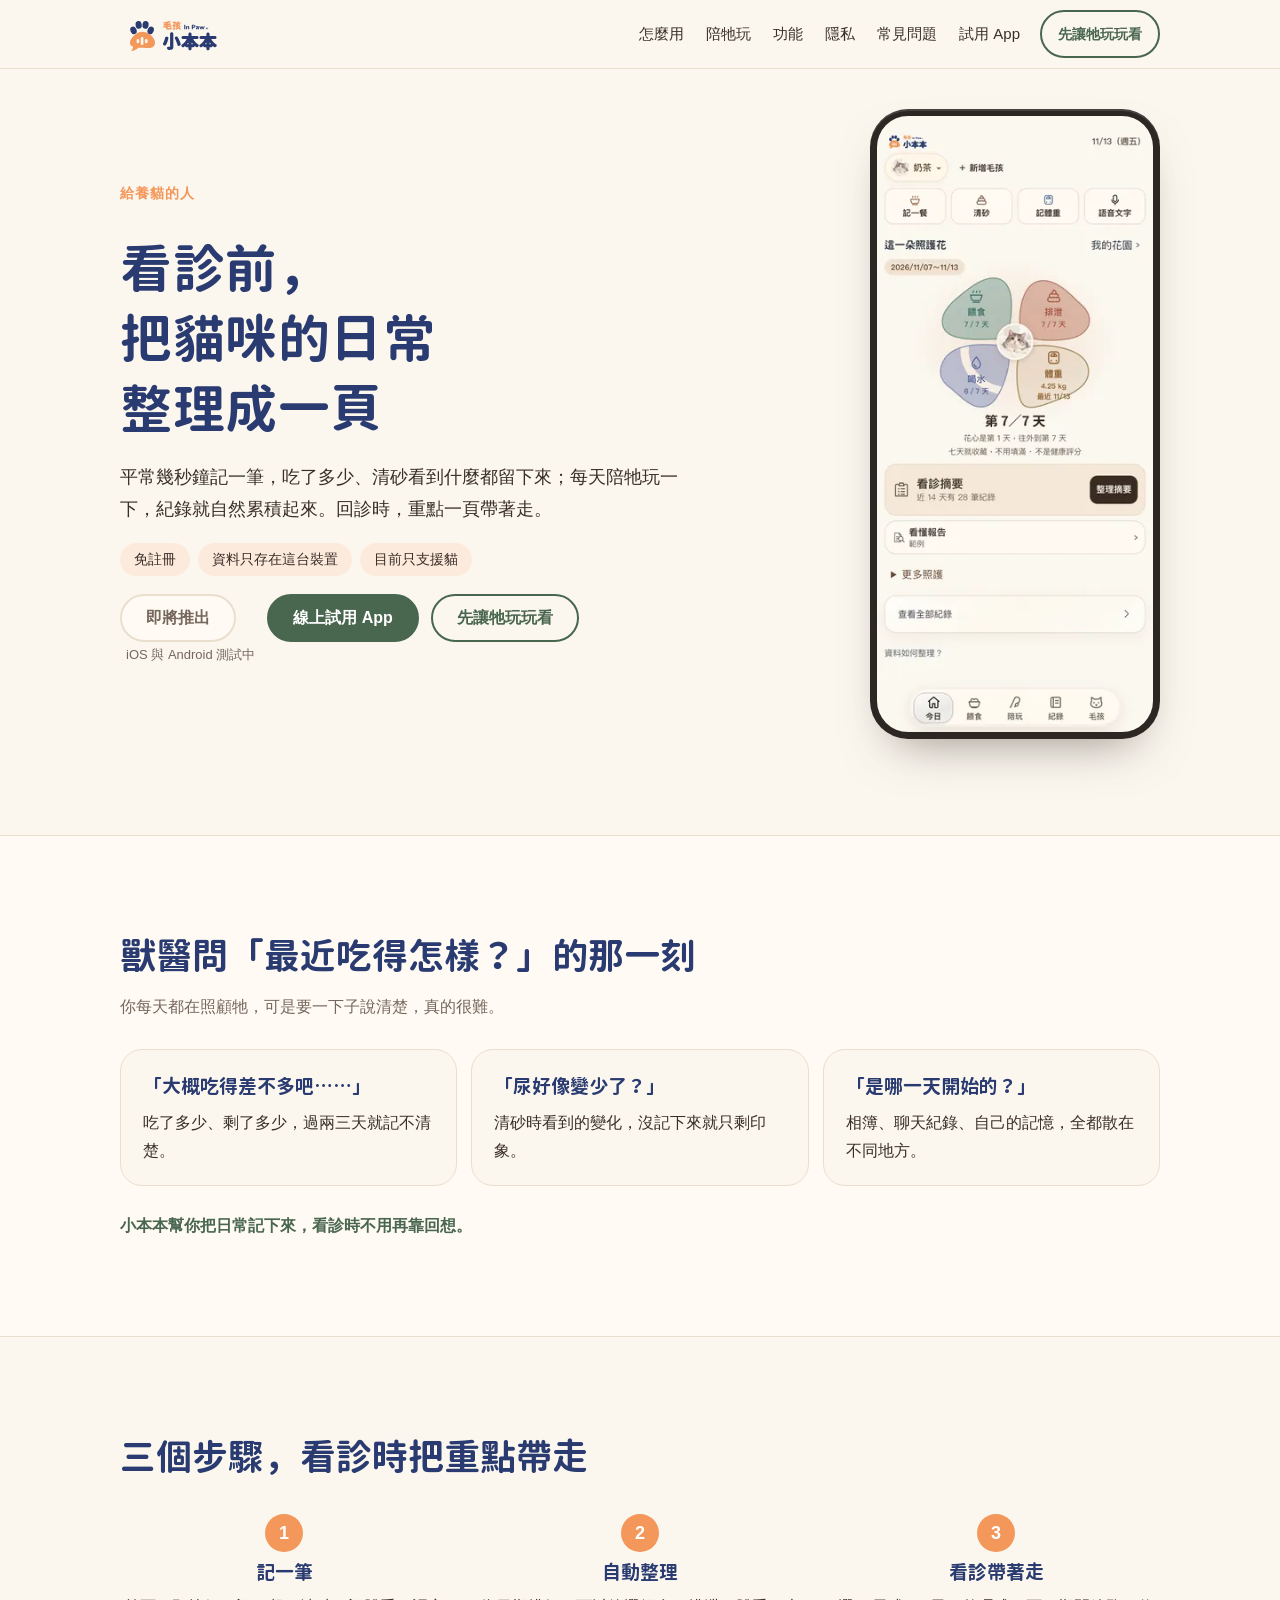
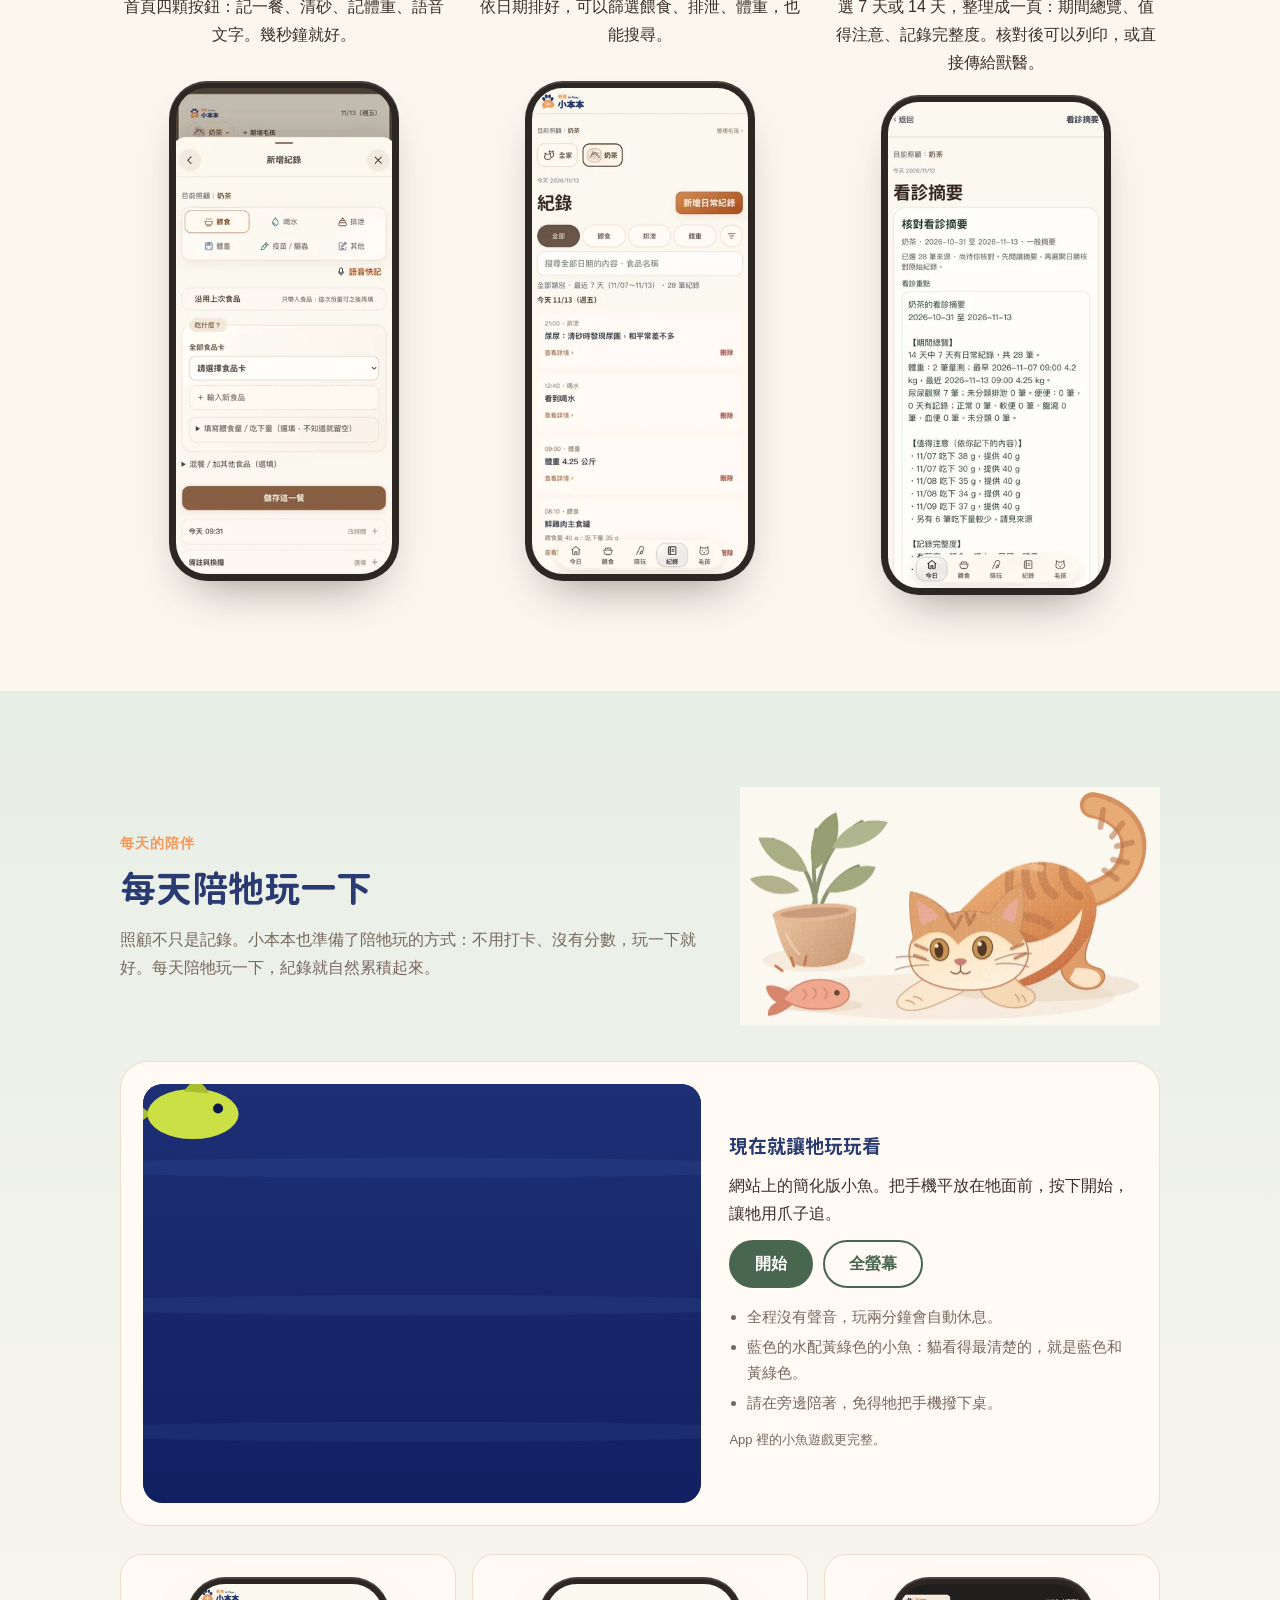
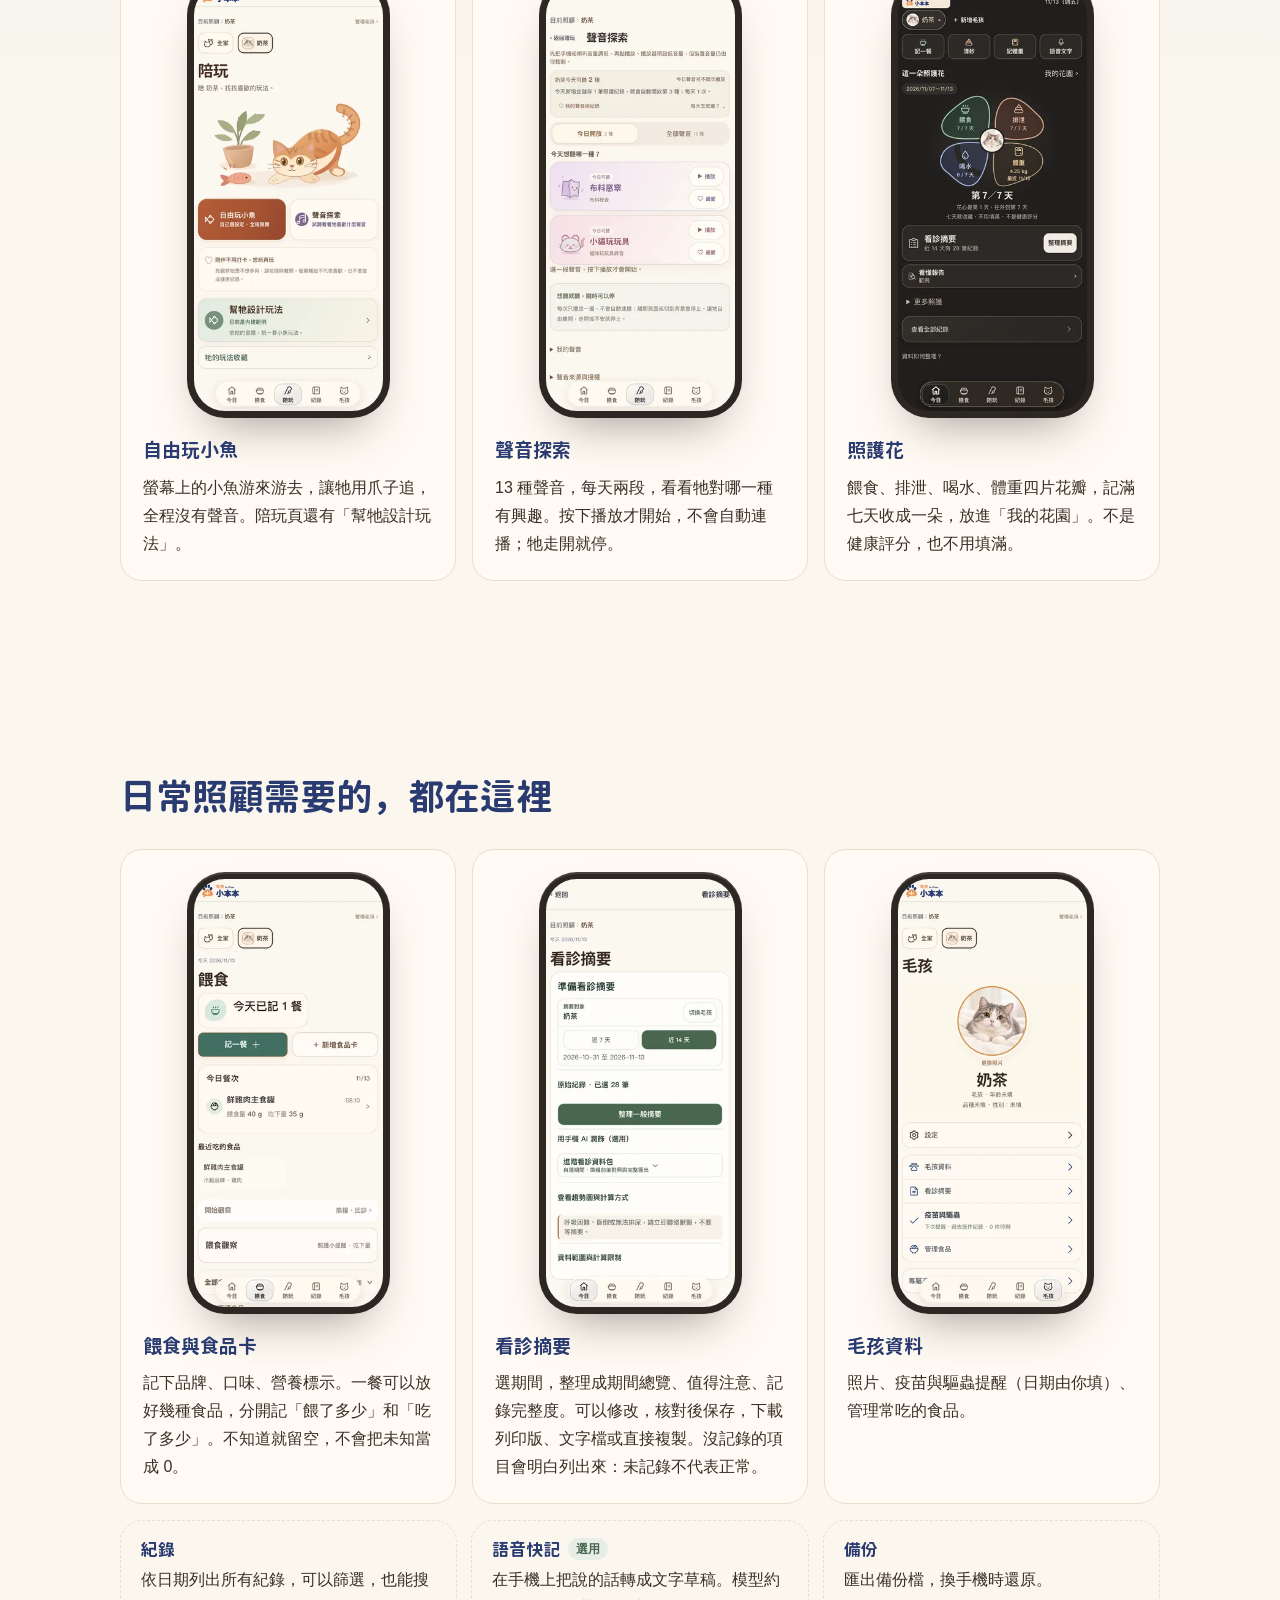
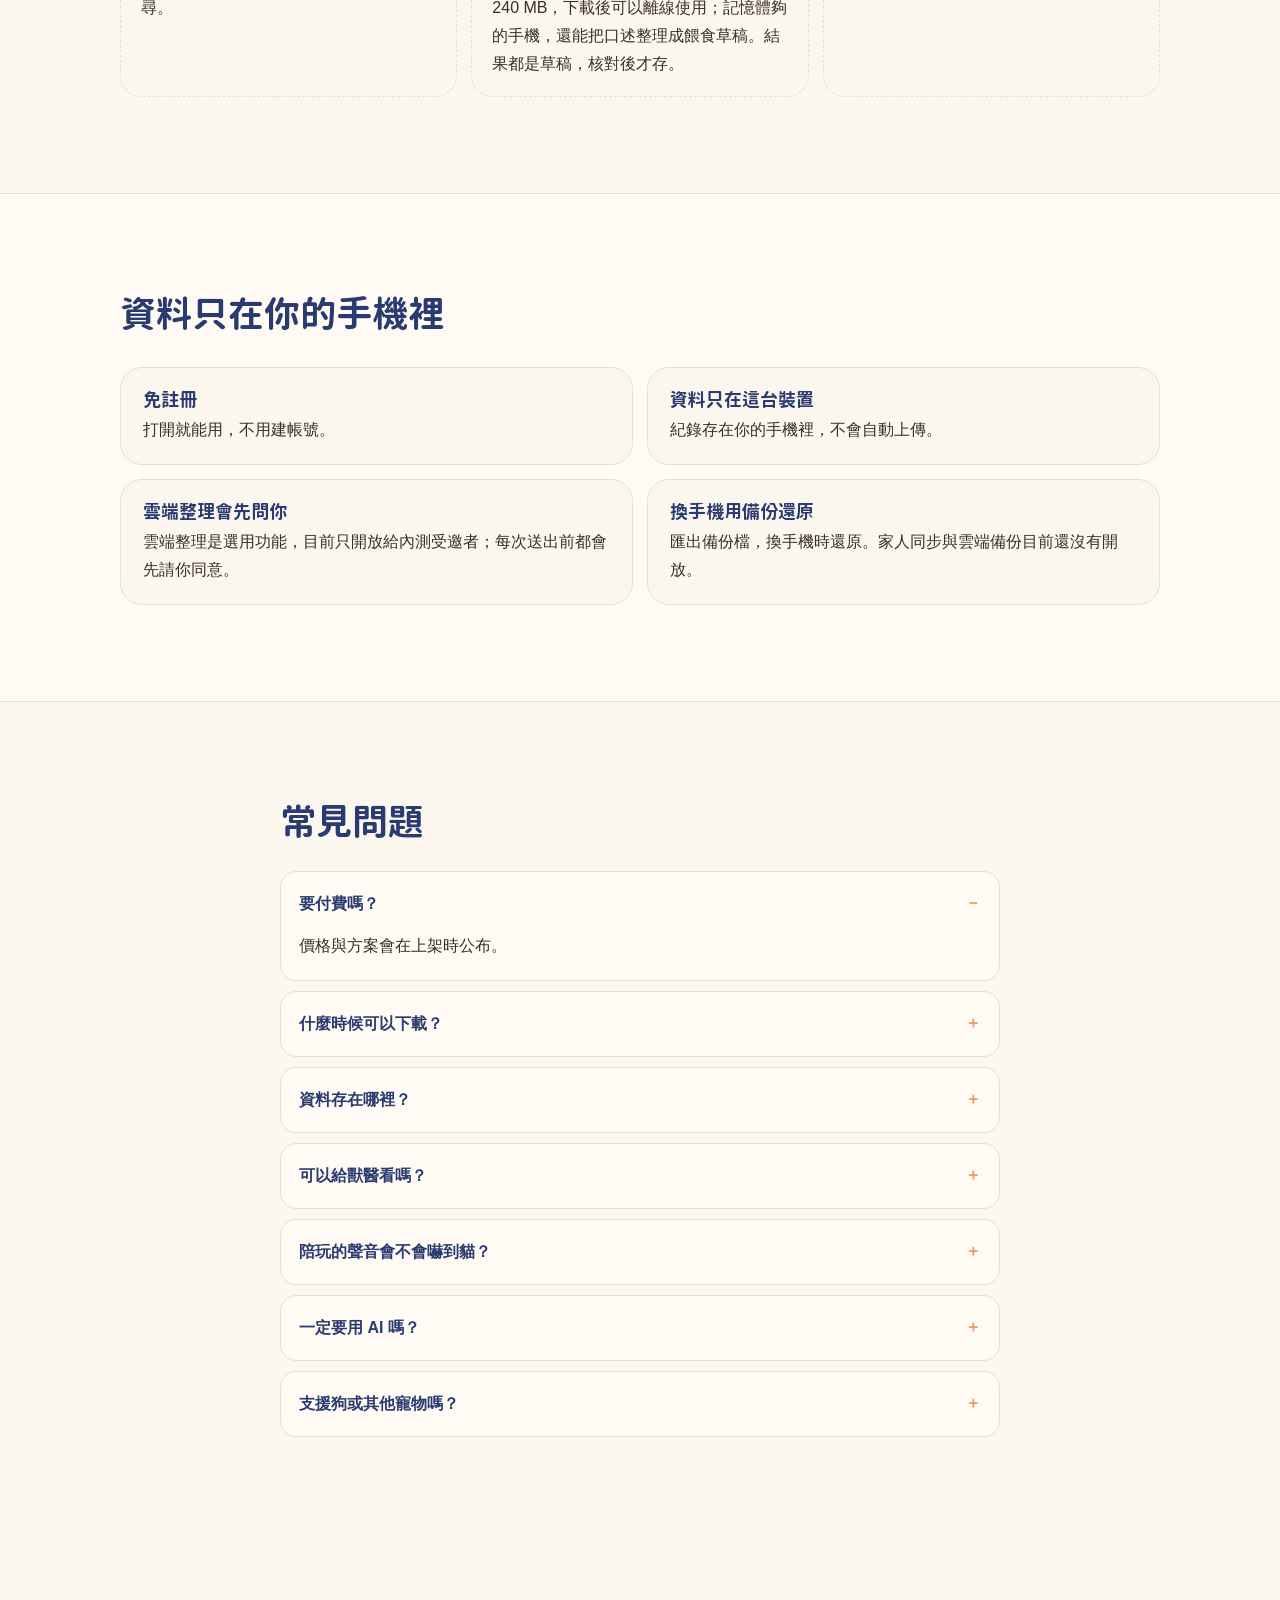
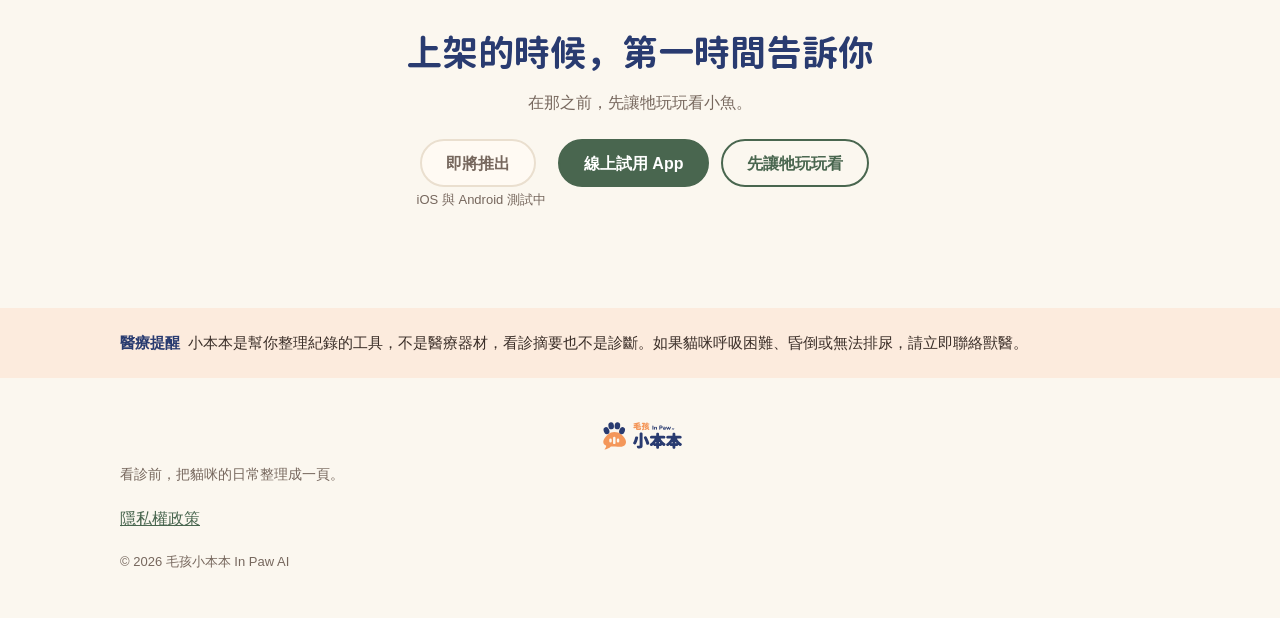
<file: index.html>
<!doctype html>
<html lang="zh-Hant-TW">
<head>
<meta charset="utf-8">
<meta name="viewport" content="width=device-width,initial-scale=1,viewport-fit=cover">
<title>毛孩小本本｜貓咪照護紀錄 App，看診前整理成一頁</title>
<meta name="description" content="幾秒鐘記下貓咪吃了多少、清砂看到什麼，每天陪牠玩一下，看診前整理成一頁摘要。免註冊，資料只存在你的手機。目前 iOS 與 Android 測試中。">
<meta name="theme-color" content="#FBF7EF">
<meta name="color-scheme" content="light">
<meta name="robots" content="noindex">
<meta property="og:type" content="website">
<meta property="og:site_name" content="毛孩小本本 In Paw AI">
<meta property="og:title" content="毛孩小本本｜貓咪照護紀錄 App，看診前整理成一頁">
<meta property="og:description" content="幾秒鐘記下貓咪吃了多少、清砂看到什麼，每天陪牠玩一下，看診前整理成一頁摘要。免註冊，資料只存在你的手機。目前 iOS 與 Android 測試中。">
<meta property="og:image" content="img/og.png">
<meta property="og:locale" content="zh_TW">
<meta name="twitter:card" content="summary_large_image">
<link rel="icon" href="img/favicon-32.png" sizes="32x32" type="image/png">
<link rel="apple-touch-icon" href="img/apple-touch-icon.png">
<link rel="preload" href="fonts/xbb-title.woff2" as="font" type="font/woff2" crossorigin>
<link rel="stylesheet" href="assets/site.css?v=87099411">
<script type="application/ld+json">{"@context": "https://schema.org", "@type": "WebSite", "name": "毛孩小本本", "alternateName": "In Paw AI", "inLanguage": "zh-Hant-TW"}</script>
<script type="application/ld+json">{"@context": "https://schema.org", "@type": "FAQPage", "mainEntity": [{"@type": "Question", "name": "要付費嗎？", "acceptedAnswer": {"@type": "Answer", "text": "價格與方案會在上架時公布。"}}, {"@type": "Question", "name": "什麼時候可以下載？", "acceptedAnswer": {"@type": "Answer", "text": "目前 iOS 與 Android 都在測試中，上架時會在這裡公布。"}}, {"@type": "Question", "name": "資料存在哪裡？", "acceptedAnswer": {"@type": "Answer", "text": "存在你使用的這台手機裡，不會自動上傳。換手機時可以用備份檔還原。"}}, {"@type": "Question", "name": "可以給獸醫看嗎？", "acceptedAnswer": {"@type": "Answer", "text": "可以。看診摘要可以下載列印版、文字檔，或直接複製傳給獸醫。摘要是整理你的紀錄，不是診斷。"}}, {"@type": "Question", "name": "陪玩的聲音會不會嚇到貓？", "acceptedAnswer": {"@type": "Answer", "text": "聲音探索每天兩段，按下播放才開始，不會自動連播。播放前先把手機音量調低；牠走開或看起來不安，就停下來。小魚遊戲全程沒有聲音。"}}, {"@type": "Question", "name": "一定要用 AI 嗎？", "acceptedAnswer": {"@type": "Answer", "text": "不用。語音快記是選用功能，不下載模型也能用按鈕或打字記錄。"}}, {"@type": "Question", "name": "支援狗或其他寵物嗎？", "acceptedAnswer": {"@type": "Answer", "text": "目前只支援貓。"}}]}</script>

</head>
<body>
<a class="skip" href="#main">跳到主要內容</a>

<header class="top">
  <div class="wrap top-in">
    <a class="logo" href="./" aria-label="毛孩小本本 首頁"><img src="img/logo.svg" alt="毛孩小本本 In Paw AI" width="137" height="60"></a>
    <nav class="nav" aria-label="主選單">
      <a href="./#how">怎麼用</a>
      <a href="./#play">陪牠玩</a>
      <a href="./#features">功能</a>
      <a href="./#privacy">隱私</a>
      <a href="./#faq">常見問題</a>
      <a href="app/">試用 App</a>
    </nav>
    <a class="btn btn-ghost" href="./#try" data-intent="try">先讓牠玩玩看</a>
  </div>
</header>

<main id="main">
<section class="hero">
  <div class="wrap hero-in">
    <div class="hero-copy">
      <p class="eyebrow">給養貓的人</p>
      <h1>看診前，<br>把貓咪的日常<br>整理成一頁</h1>
      <p class="lead">平常幾秒鐘記一筆，吃了多少、清砂看到什麼都留下來；每天陪牠玩一下，紀錄就自然累積起來。回診時，重點一頁帶著走。</p>
      <ul class="chips">
        <li>免註冊</li>
        <li>資料只存在這台裝置</li>
        <li>目前只支援貓</li>
      </ul>
      <div class="cta-row">
        <span class="soon"><span class="btn btn-soon" aria-disabled="true">即將推出</span><span class="soon-note">iOS 與 Android 測試中</span></span>
        <a class="btn" href="app/">線上試用 App</a>
        <a class="btn btn-ghost" href="#play">先讓牠玩玩看</a>
      </div>
    </div>
    <div class="hero-art">
      <figure class="phone"><img src="img/02-today-640.webp" srcset="img/02-today-320.webp 320w, img/02-today-640.webp 640w" sizes="(max-width: 600px) 62vw, 300px" width="320" height="695" alt="今日首頁：照護花記到第 7 天，下面是看診摘要的入口" fetchpriority="high"></figure>
    </div>
  </div>
</section>

<section class="pain" id="pain">
  <div class="wrap">
    <h2>獸醫問「最近吃得怎樣？」的那一刻</h2>
    <p class="sub">你每天都在照顧牠，可是要一下子說清楚，真的很難。</p>
    <div class="pain-grid">
      <article class="quote">
        <p class="q">「大概吃得差不多吧……」</p>
        <p>吃了多少、剩了多少，過兩三天就記不清楚。</p>
      </article>
      <article class="quote">
        <p class="q">「尿好像變少了？」</p>
        <p>清砂時看到的變化，沒記下來就只剩印象。</p>
      </article>
      <article class="quote">
        <p class="q">「是哪一天開始的？」</p>
        <p>相簿、聊天紀錄、自己的記憶，全都散在不同地方。</p>
      </article>
    </div>
    <p class="bridge">小本本幫你把日常記下來，看診時不用再靠回想。</p>
  </div>
</section>

<section class="how" id="how">
  <div class="wrap">
    <h2>三個步驟，看診時把重點帶走</h2>
    <ol class="steps">
      <li class="step">
        <div class="step-text">
          <span class="num" aria-hidden="true">1</span>
          <h3>記一筆</h3>
          <p>首頁四顆按鈕：記一餐、清砂、記體重、語音文字。幾秒鐘就好。</p>
        </div>
        <figure class="phone"><img src="img/11-add-meal-640.webp" srcset="img/11-add-meal-320.webp 320w, img/11-add-meal-640.webp 640w" sizes="(max-width: 600px) 62vw, 300px" width="320" height="695" alt="新增紀錄：記一餐，選常吃的食品，分開填餵了多少和吃了多少" loading="lazy" decoding="async"></figure>
      </li>
      <li class="step">
        <div class="step-text">
          <span class="num" aria-hidden="true">2</span>
          <h3>自動整理</h3>
          <p>依日期排好，可以篩選餵食、排泄、體重，也能搜尋。</p>
        </div>
        <figure class="phone"><img src="img/04-records-640.webp" srcset="img/04-records-320.webp 320w, img/04-records-640.webp 640w" sizes="(max-width: 600px) 62vw, 300px" width="320" height="695" alt="紀錄列表：依日期列出餵食、清砂、喝水與體重" loading="lazy" decoding="async"></figure>
      </li>
      <li class="step">
        <div class="step-text">
          <span class="num" aria-hidden="true">3</span>
          <h3>看診帶著走</h3>
          <p>選 7 天或 14 天，整理成一頁：期間總覽、值得注意、記錄完整度。核對後可以列印，或直接傳給獸醫。</p>
        </div>
        <figure class="phone"><img src="img/09-summary-result-640.webp" srcset="img/09-summary-result-320.webp 320w, img/09-summary-result-640.webp 640w" sizes="(max-width: 600px) 62vw, 300px" width="320" height="695" alt="看診摘要：期間總覽與值得注意的項目" loading="lazy" decoding="async"></figure>
      </li>
    </ol>
  </div>
</section>

<section class="play" id="play">
  <div class="wrap">
    <div class="play-head">
      <div>
        <p class="eyebrow">每天的陪伴</p>
        <h2>每天陪牠玩一下</h2>
        <p class="sub">照顧不只是記錄。小本本也準備了陪牠玩的方式：不用打卡、沒有分數，玩一下就好。每天陪牠玩一下，紀錄就自然累積起來。</p>
      </div>
      <img class="illus" src="img/play-illus.webp" width="840" height="477" alt="一隻橘色虎斑貓伏低身子，盯著地上的小魚玩具，旁邊有一盆植物" loading="lazy" decoding="async">
    </div>

    <div class="tryfish" id="try">
      <div class="fishbox" id="fishbox">
        <canvas id="fish" role="img" aria-label="小魚試玩：藍色水裡有一隻黃綠色小魚游來游去，碰到牠就會游開"></canvas>
        <p class="fish-msg" id="fishMsg" hidden></p>
      </div>
      <div class="fish-side">
        <h3>現在就讓牠玩玩看</h3>
        <p>網站上的簡化版小魚。把手機平放在牠面前，按下開始，讓牠用爪子追。</p>
        <div class="fish-btns">
          <button class="btn" id="fishStart" type="button">開始</button>
          <button class="btn btn-ghost" id="fishFull" type="button">全螢幕</button>
          <button class="btn btn-ghost" id="fishStop" type="button" hidden>停下來</button>
        </div>
        <ul class="notes">
          <li>全程沒有聲音，玩兩分鐘會自動休息。</li>
          <li>藍色的水配黃綠色的小魚：貓看得最清楚的，就是藍色和黃綠色。</li>
          <li>請在旁邊陪著，免得牠把手機撥下桌。</li>
        </ul>
        <p class="tiny">App 裡的小魚遊戲更完整。</p>
      </div>
    </div>

    <div class="play-grid">
      <article class="card">
        <figure class="phone"><img src="img/05-play-640.webp" srcset="img/05-play-320.webp 320w, img/05-play-640.webp 640w" sizes="(max-width: 600px) 62vw, 300px" width="320" height="695" alt="陪玩首頁：自由玩小魚、聲音探索、幫牠設計玩法" loading="lazy" decoding="async"></figure>
        <h3>自由玩小魚</h3>
        <p>螢幕上的小魚游來游去，讓牠用爪子追，全程沒有聲音。陪玩頁還有「幫牠設計玩法」。</p>
      </article>
      <article class="card">
        <figure class="phone"><img src="img/10-sound-640.webp" srcset="img/10-sound-320.webp 320w, img/10-sound-640.webp 640w" sizes="(max-width: 600px) 62vw, 300px" width="320" height="695" alt="聲音探索：今天開放的兩段聲音，按下播放才開始" loading="lazy" decoding="async"></figure>
        <h3>聲音探索</h3>
        <p>13 種聲音，每天兩段，看看牠對哪一種有興趣。按下播放才開始，不會自動連播；牠走開就停。</p>
      </article>
      <article class="card">
        <figure class="phone"><img src="img/02-today-dark-640.webp" srcset="img/02-today-dark-320.webp 320w, img/02-today-dark-640.webp 640w" sizes="(max-width: 600px) 62vw, 300px" width="320" height="695" alt="深色模式的今日首頁：照護花的四片花瓣" loading="lazy" decoding="async"></figure>
        <h3>照護花</h3>
        <p>餵食、排泄、喝水、體重四片花瓣，記滿七天收成一朵，放進「我的花園」。不是健康評分，也不用填滿。</p>
      </article>
    </div>
  </div>
</section>

<section class="features" id="features">
  <div class="wrap">
    <h2>日常照顧需要的，都在這裡</h2>
    <div class="feat-grid">
      <article class="card">
        <figure class="phone"><img src="img/03-feeding-640.webp" srcset="img/03-feeding-320.webp 320w, img/03-feeding-640.webp 640w" sizes="(max-width: 600px) 62vw, 300px" width="320" height="695" alt="餵食頁：今天的餐次與常吃的食品卡" loading="lazy" decoding="async"></figure>
        <h3>餵食與食品卡</h3>
        <p>記下品牌、口味、營養標示。一餐可以放好幾種食品，分開記「餵了多少」和「吃了多少」。不知道就留空，不會把未知當成 0。</p>
      </article>
      <article class="card">
        <figure class="phone"><img src="img/08-summary-prepare-640.webp" srcset="img/08-summary-prepare-320.webp 320w, img/08-summary-prepare-640.webp 640w" sizes="(max-width: 600px) 62vw, 300px" width="320" height="695" alt="看診摘要：選擇 7 天或 14 天的期間" loading="lazy" decoding="async"></figure>
        <h3>看診摘要</h3>
        <p>選期間，整理成期間總覽、值得注意、記錄完整度。可以修改，核對後保存，下載列印版、文字檔或直接複製。沒記錄的項目會明白列出來：未記錄不代表正常。</p>
      </article>
      <article class="card">
        <figure class="phone"><img src="img/06-pet-640.webp" srcset="img/06-pet-320.webp 320w, img/06-pet-640.webp 640w" sizes="(max-width: 600px) 62vw, 300px" width="320" height="695" alt="毛孩資料頁：照片、疫苗與驅蟲提醒、管理食品" loading="lazy" decoding="async"></figure>
        <h3>毛孩資料</h3>
        <p>照片、疫苗與驅蟲提醒（日期由你填）、管理常吃的食品。</p>
      </article>
    </div>
    <div class="mini-grid">
      <article class="mini">
        <h3>紀錄</h3>
        <p>依日期列出所有紀錄，可以篩選，也能搜尋。</p>
      </article>
      <article class="mini">
        <h3>語音快記<span class="tag">選用</span></h3>
        <p>在手機上把說的話轉成文字草稿。模型約 240 MB，下載後可以離線使用；記憶體夠的手機，還能把口述整理成餵食草稿。結果都是草稿，核對後才存。</p>
      </article>
      <article class="mini">
        <h3>備份</h3>
        <p>匯出備份檔，換手機時還原。</p>
      </article>
    </div>
  </div>
</section>

<section class="privacy" id="privacy">
  <div class="wrap">
    <h2>資料只在你的手機裡</h2>
    <div class="priv-grid">
      <article class="priv"><h3>免註冊</h3><p>打開就能用，不用建帳號。</p></article><article class="priv"><h3>資料只在這台裝置</h3><p>紀錄存在你的手機裡，不會自動上傳。</p></article><article class="priv"><h3>雲端整理會先問你</h3><p>雲端整理是選用功能，目前只開放給內測受邀者；每次送出前都會先請你同意。</p></article><article class="priv"><h3>換手機用備份還原</h3><p>匯出備份檔，換手機時還原。家人同步與雲端備份目前還沒有開放。</p></article>
    </div>
  </div>
</section>

<section class="faq" id="faq">
  <div class="wrap narrow">
    <h2>常見問題</h2>
    <div class="faq-list"><details open><summary>要付費嗎？</summary><div class="ans"><p>價格與方案會在上架時公布。</p></div></details><details><summary>什麼時候可以下載？</summary><div class="ans"><p>目前 iOS 與 Android 都在測試中，上架時會在這裡公布。</p></div></details><details><summary>資料存在哪裡？</summary><div class="ans"><p>存在你使用的這台手機裡，不會自動上傳。換手機時可以用備份檔還原。</p></div></details><details><summary>可以給獸醫看嗎？</summary><div class="ans"><p>可以。看診摘要可以下載列印版、文字檔，或直接複製傳給獸醫。摘要是整理你的紀錄，不是診斷。</p></div></details><details><summary>陪玩的聲音會不會嚇到貓？</summary><div class="ans"><p>聲音探索每天兩段，按下播放才開始，不會自動連播。播放前先把手機音量調低；牠走開或看起來不安，就停下來。小魚遊戲全程沒有聲音。</p></div></details><details><summary>一定要用 AI 嗎？</summary><div class="ans"><p>不用。語音快記是選用功能，不下載模型也能用按鈕或打字記錄。</p></div></details><details><summary>支援狗或其他寵物嗎？</summary><div class="ans"><p>目前只支援貓。</p></div></details></div>
  </div>
</section>

<section class="closing">
  <div class="wrap">
    <h2>上架的時候，第一時間告訴你</h2>
    <p class="sub">在那之前，先讓牠玩玩看小魚。</p>
    <div class="cta-row center">
      <span class="soon"><span class="btn btn-soon" aria-disabled="true">即將推出</span><span class="soon-note">iOS 與 Android 測試中</span></span>
      <a class="btn" href="app/">線上試用 App</a>
      <a class="btn btn-ghost" href="#try">先讓牠玩玩看</a>
    </div>
  </div>
</section>

</main>

<aside class="medical" data-medical>
  <div class="wrap">
    <p><strong>醫療提醒</strong>小本本是幫你整理紀錄的工具，不是醫療器材，看診摘要也不是診斷。如果貓咪呼吸困難、昏倒或無法排尿，請立即聯絡獸醫。</p>
  </div>
</aside>

<footer class="foot">
  <div class="wrap foot-in">
    <div class="foot-brand">
      <img src="img/logo.svg" alt="毛孩小本本 In Paw AI" width="110" height="48" loading="lazy">
      <p>看診前，把貓咪的日常整理成一頁。</p>
    </div>
    <nav class="foot-links" aria-label="頁尾連結">
      <a href="privacy">隱私權政策</a>
      
    </nav>
    
    <p class="copy">© 2026 毛孩小本本 In Paw AI</p>
  </div>
</footer>

<script src="assets/site.js?v=87099411" defer></script>
</body>
</html>
</file>
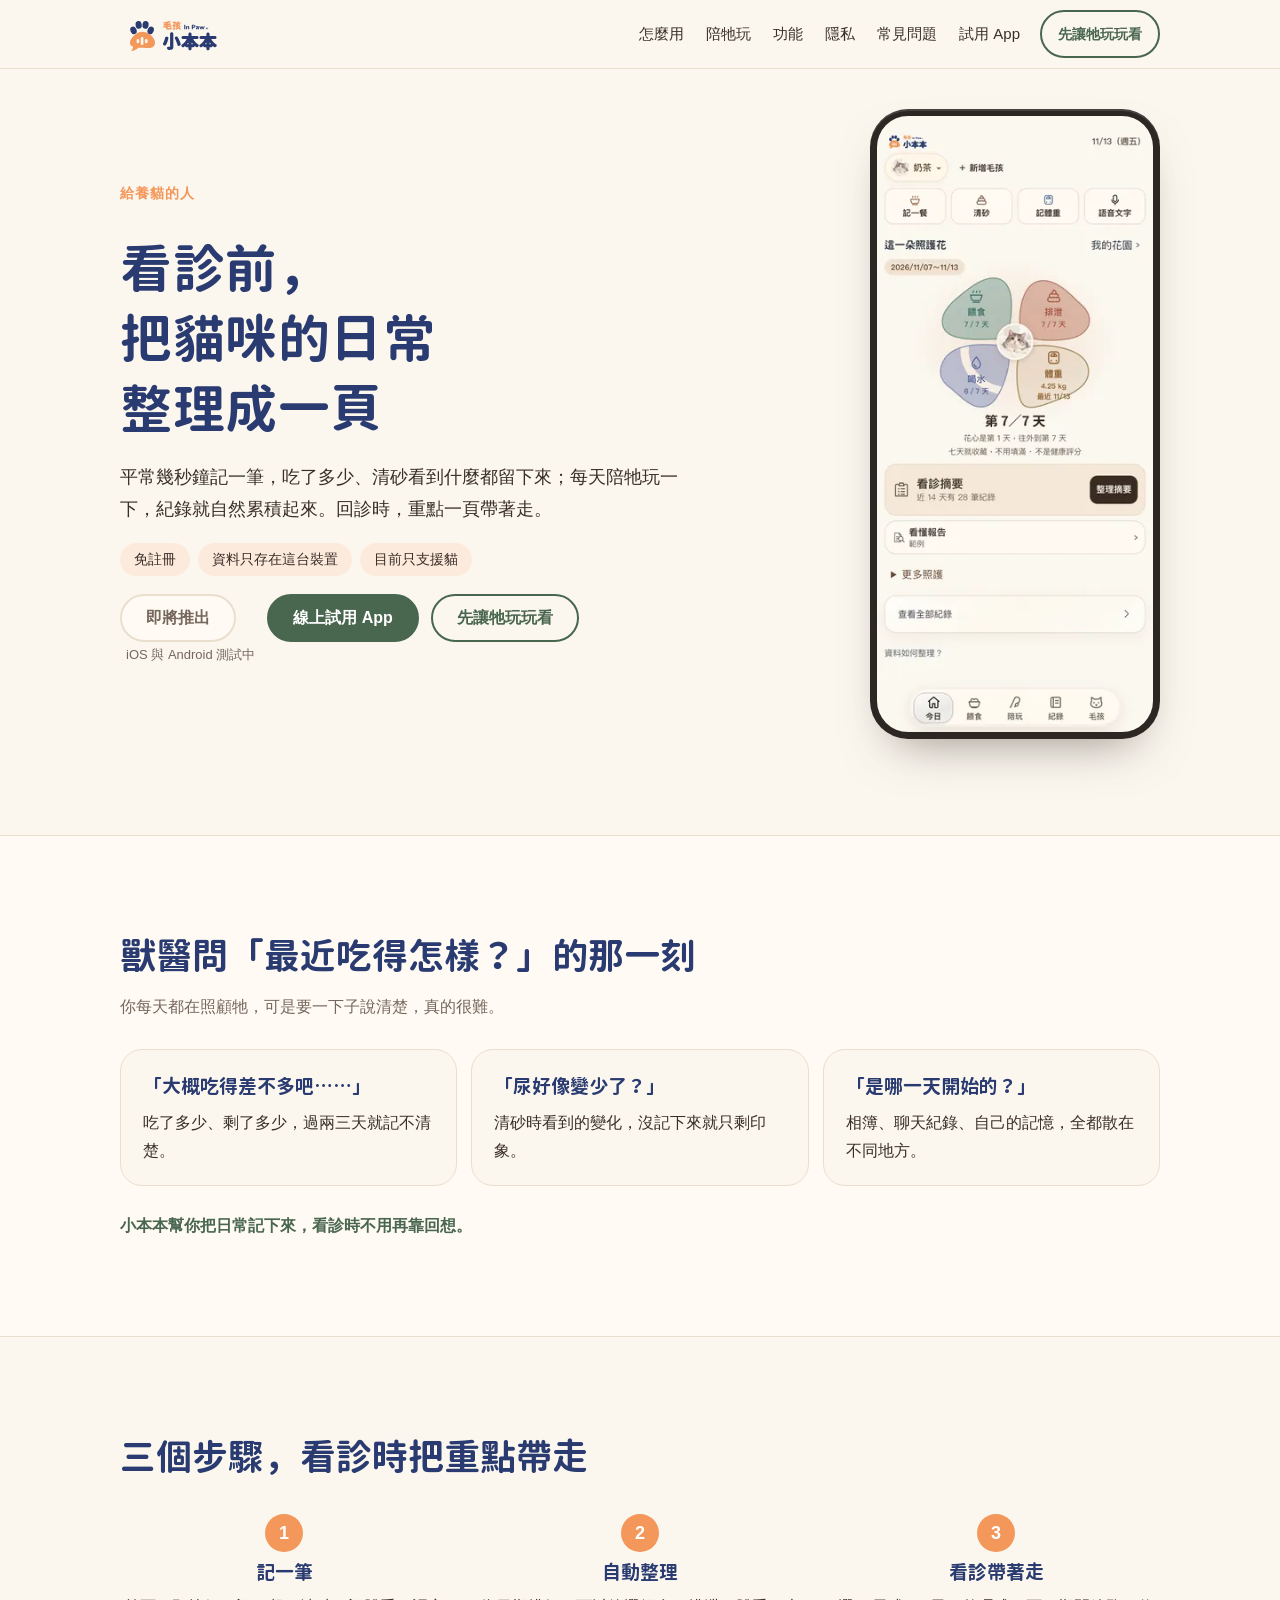
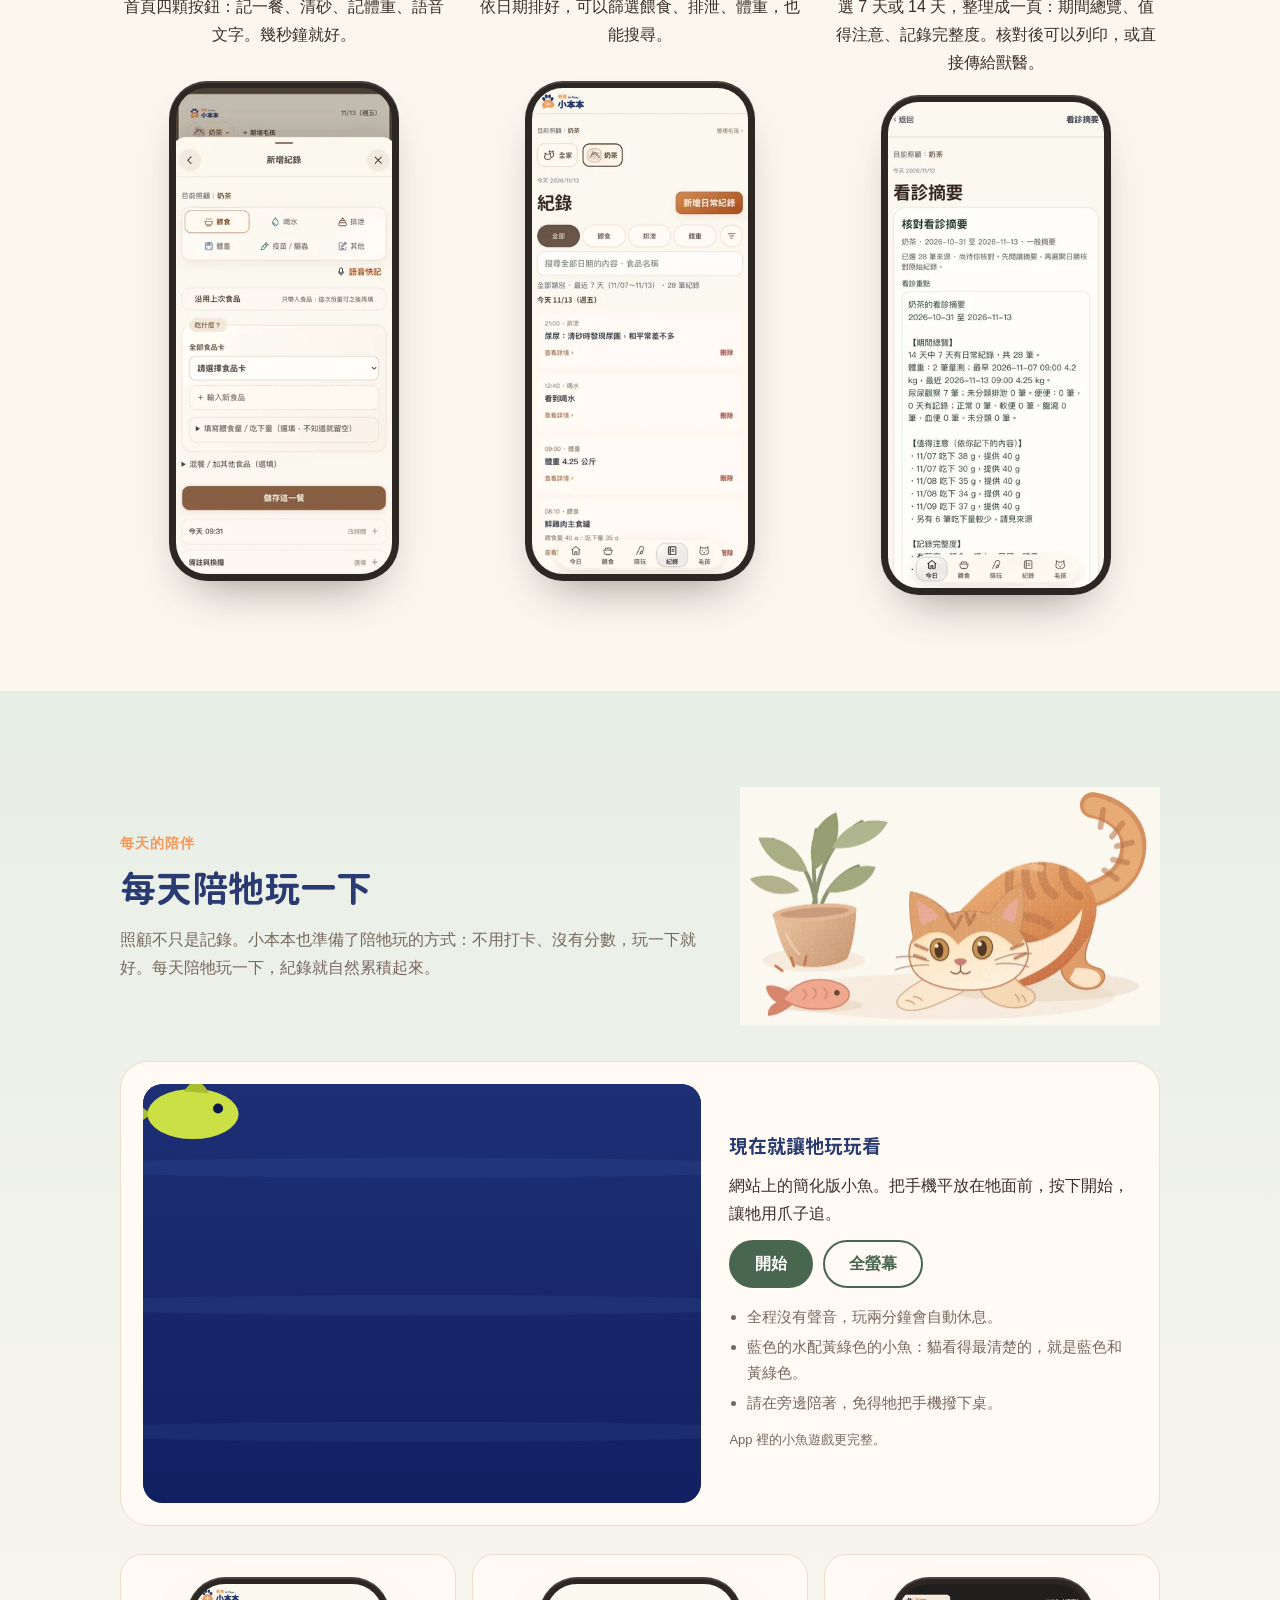
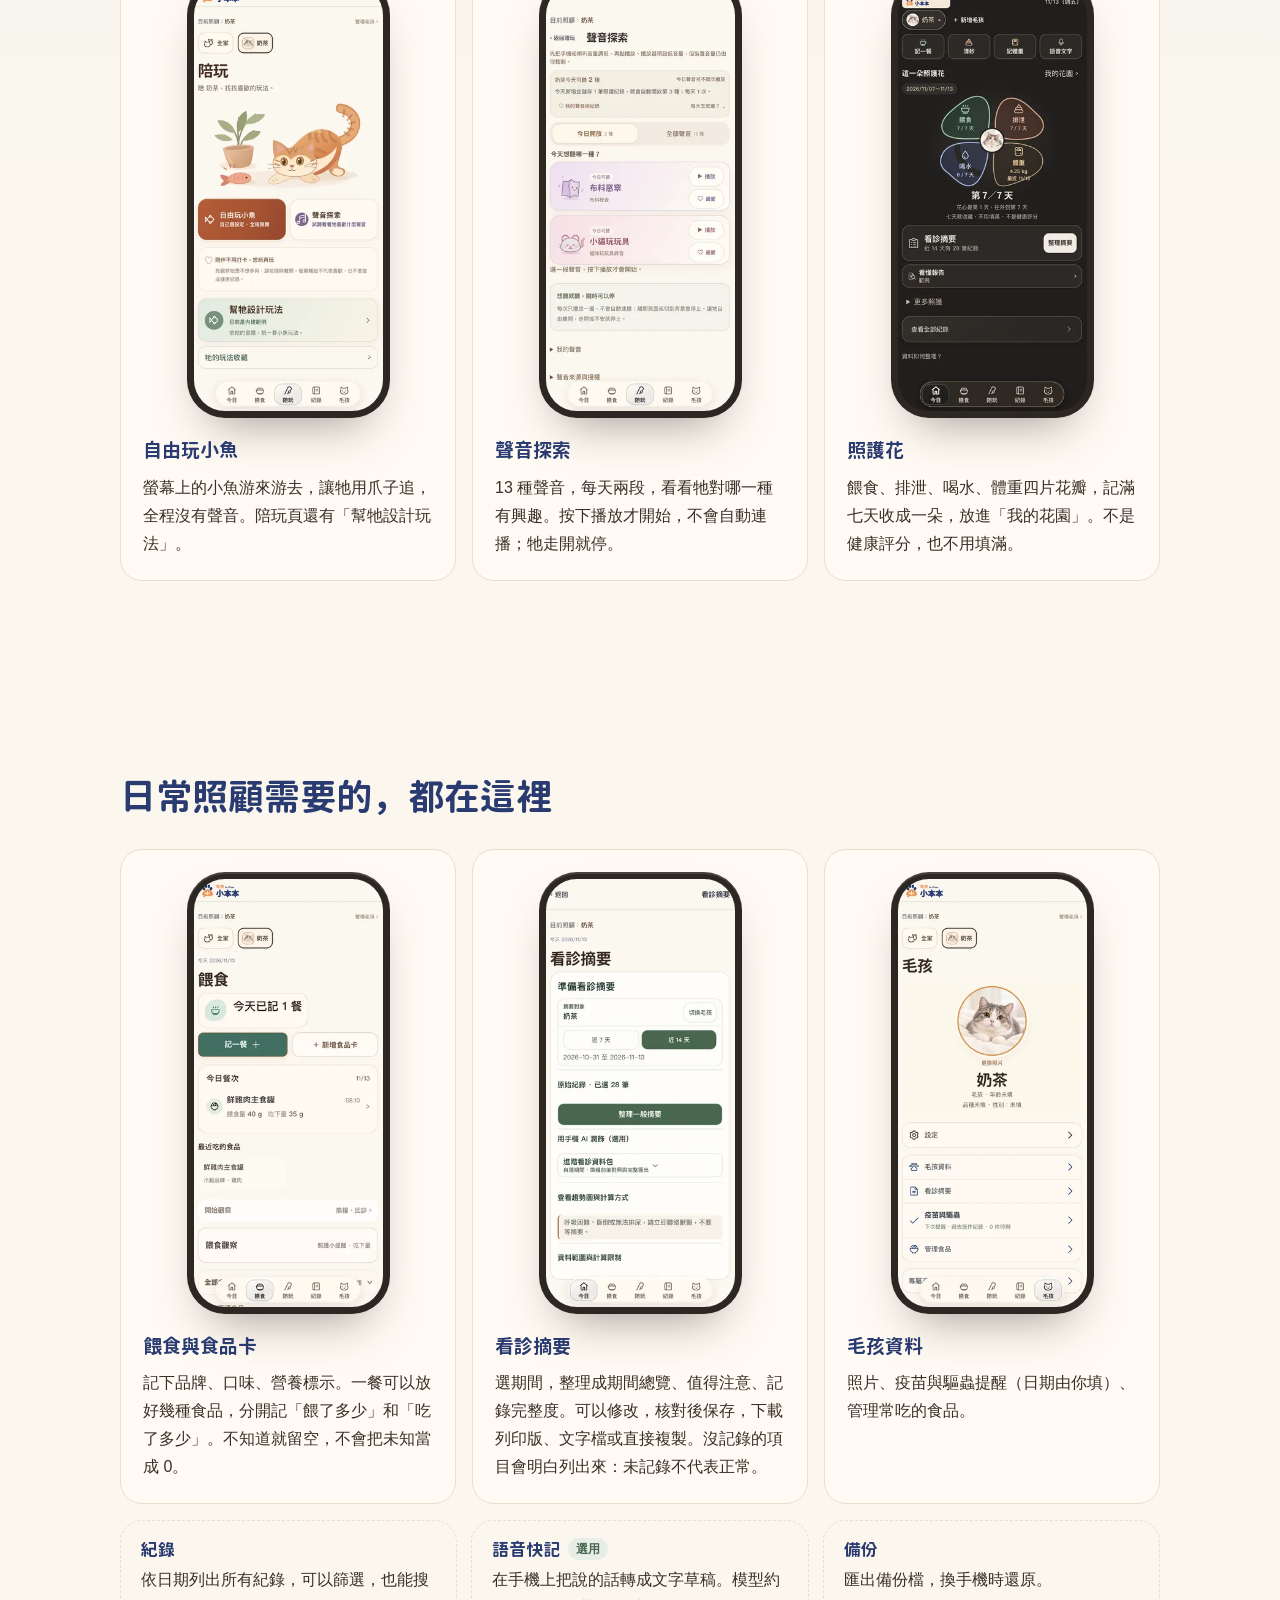
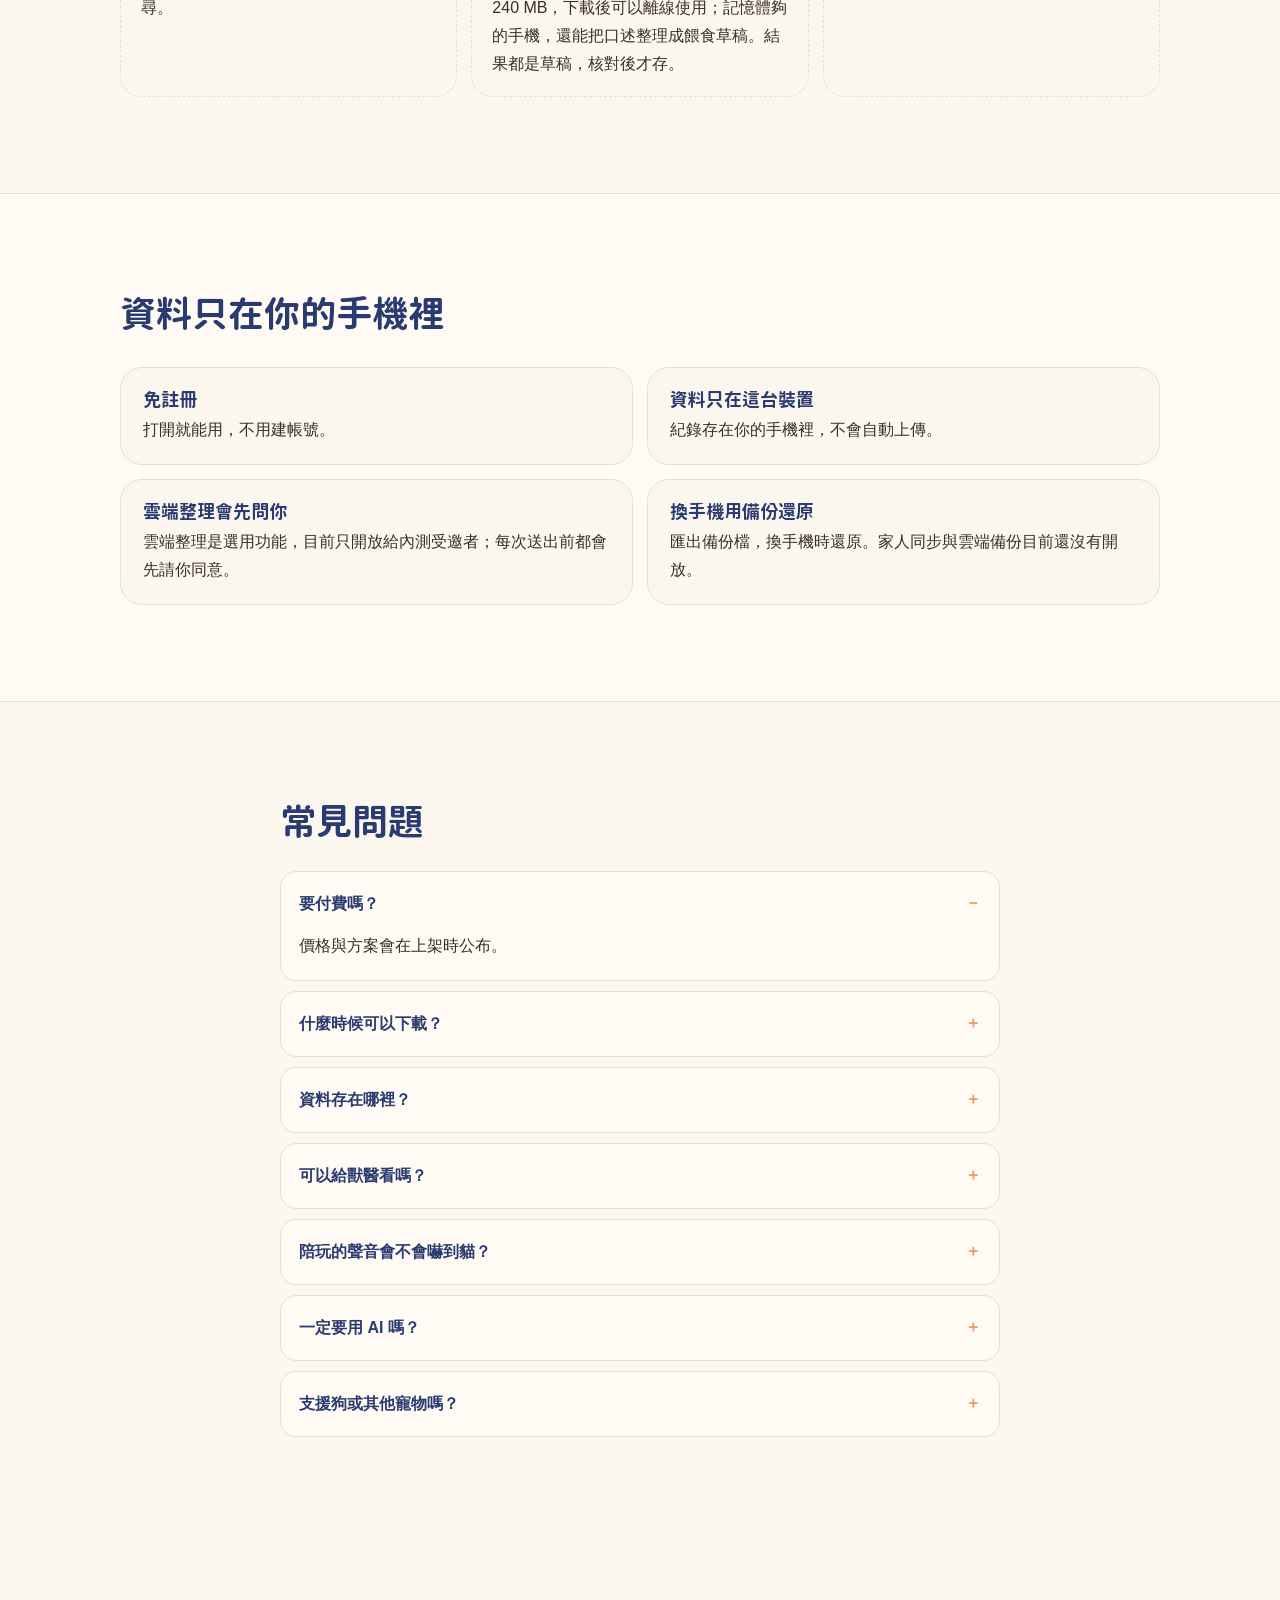
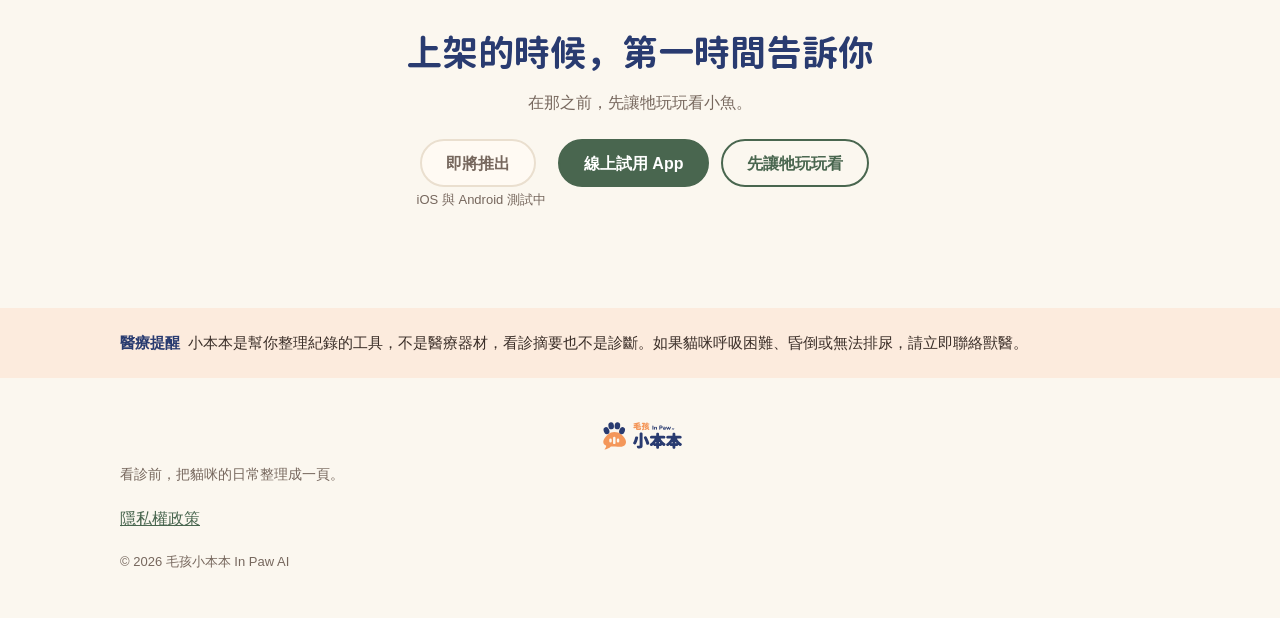
<file: app/model-download/index.html>
<!doctype html><html lang="zh-Hant"><head><meta charset="utf-8"><meta name="viewport" content="width=device-width,initial-scale=1,viewport-fit=cover"><title>手機模式所需模型｜毛孩小本本</title><script>location.replace("/#/ai/models"+("models"==='models'&&['#asr','#text'].includes(location.hash)?'/'+location.hash.slice(1):''));</script></head><body><p>正在開啟小本本內頁… <a href="/#/ai/models">開啟手機模式所需模型</a></p></body></html>
</file>
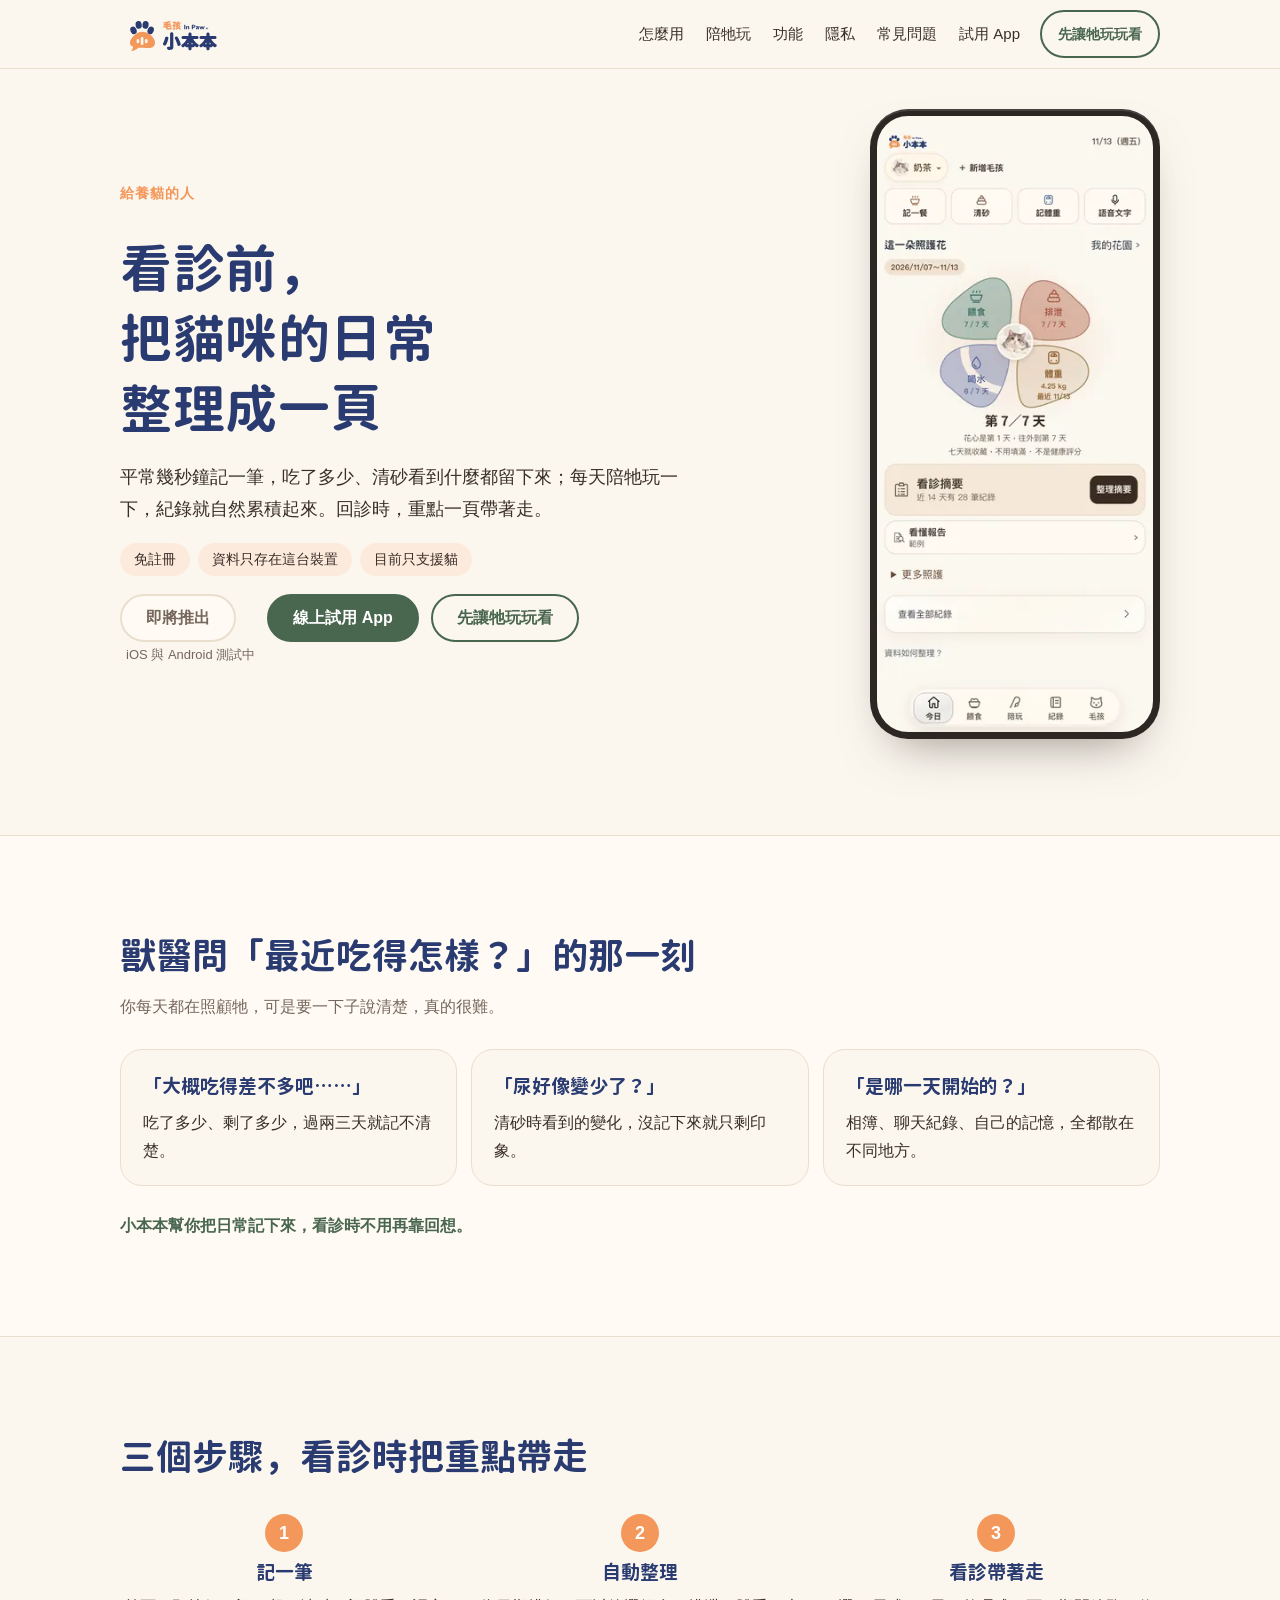
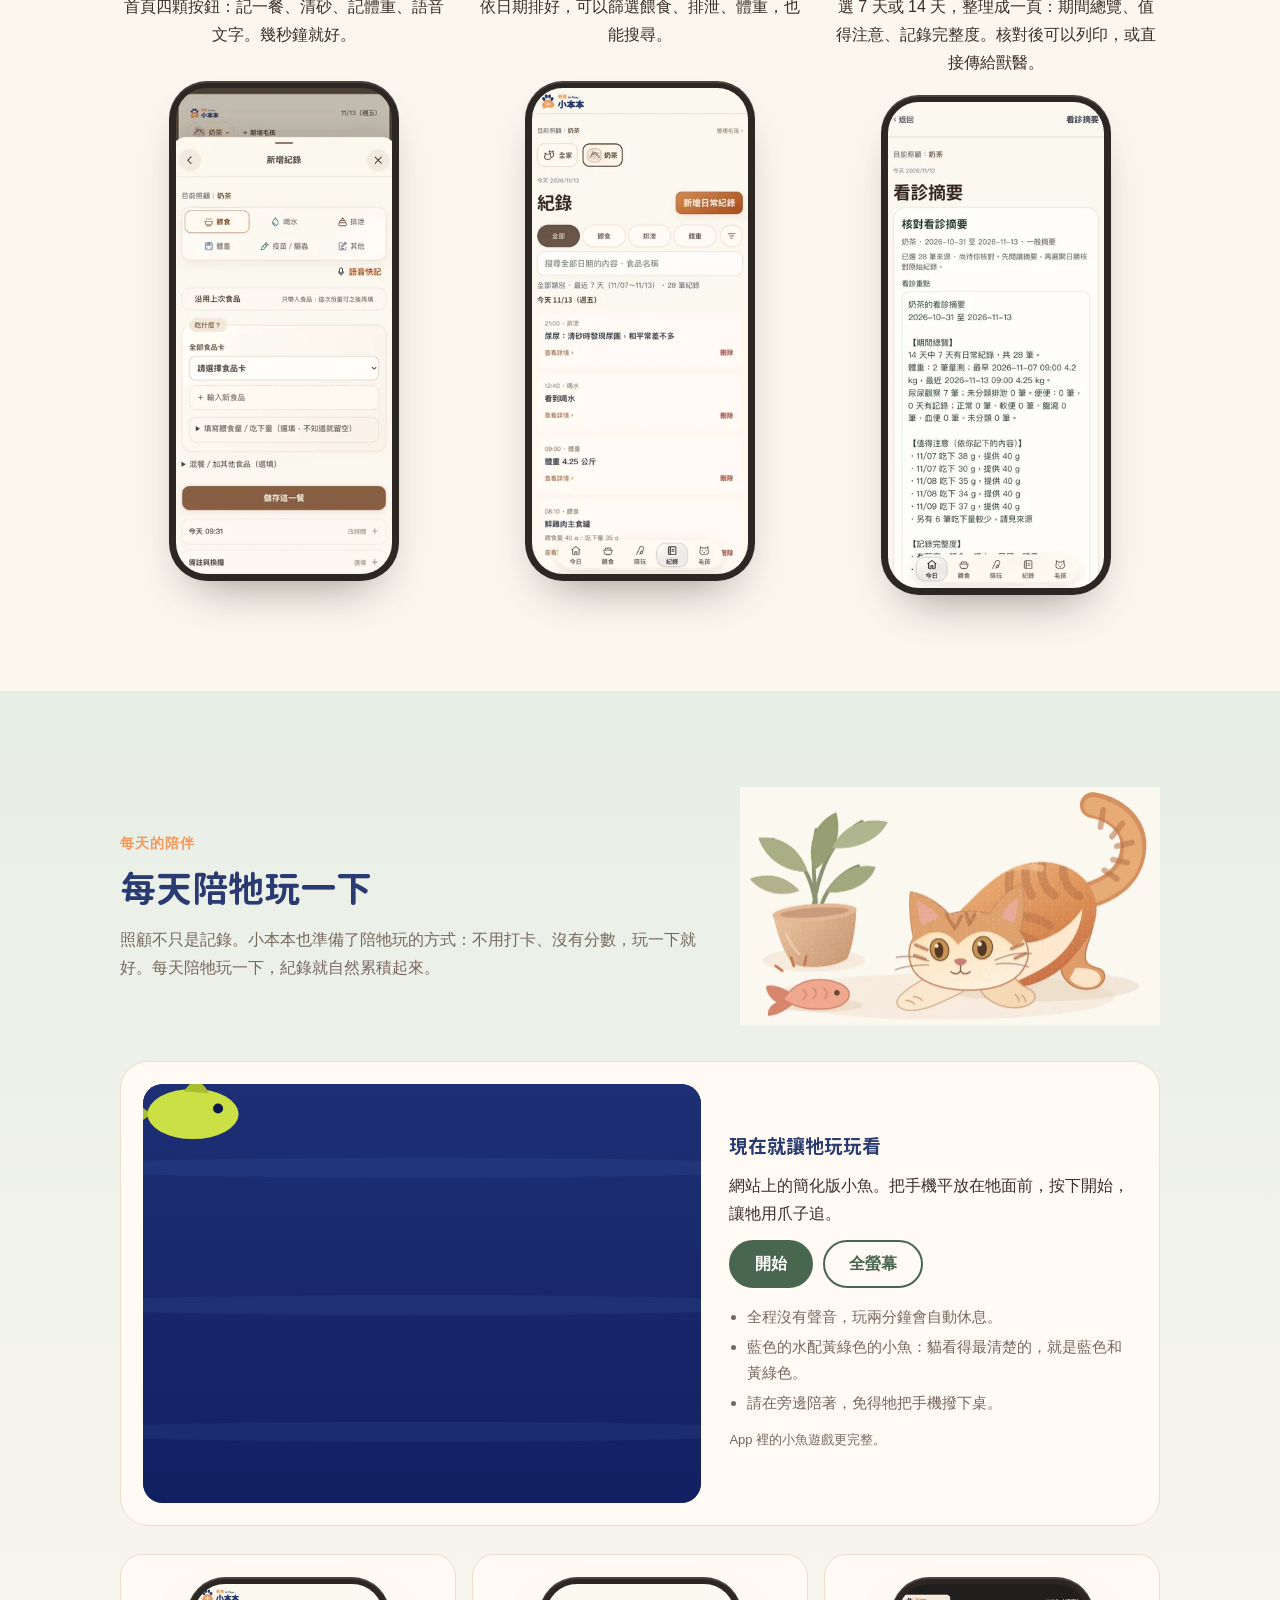
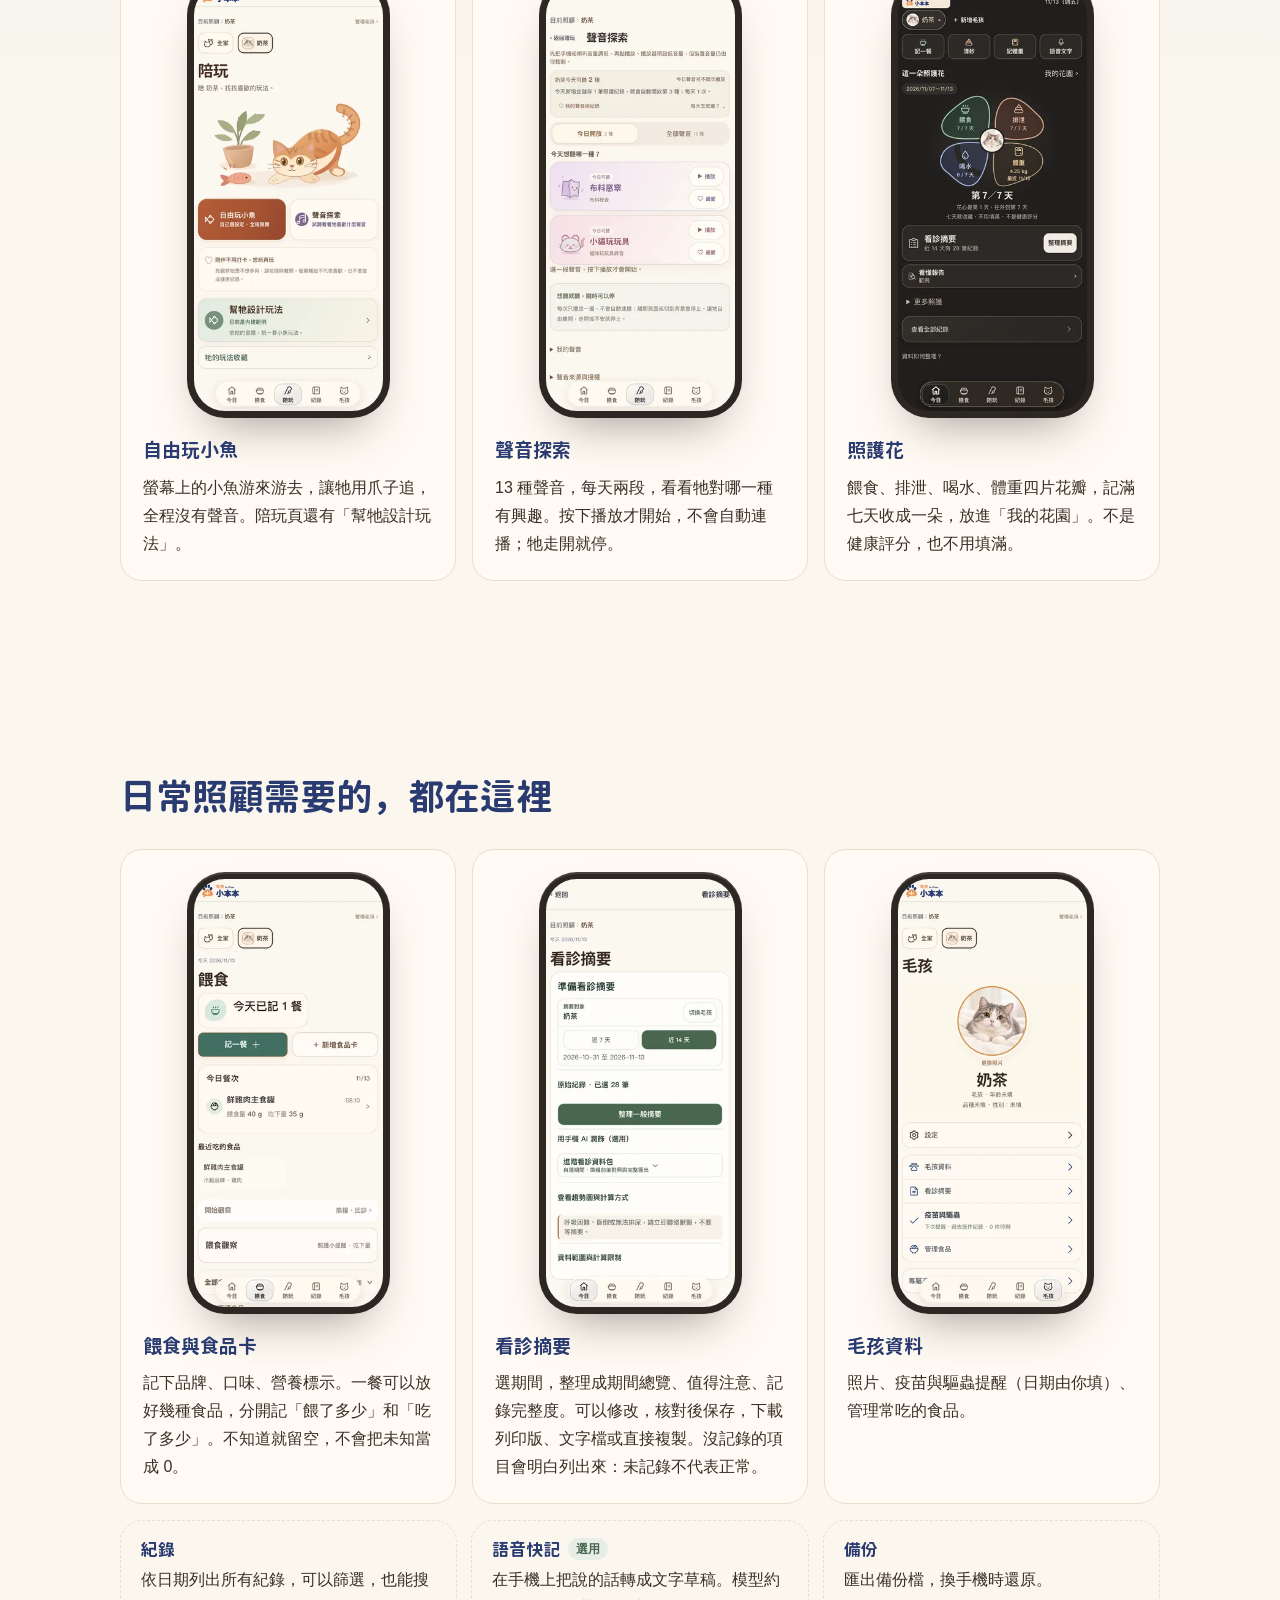
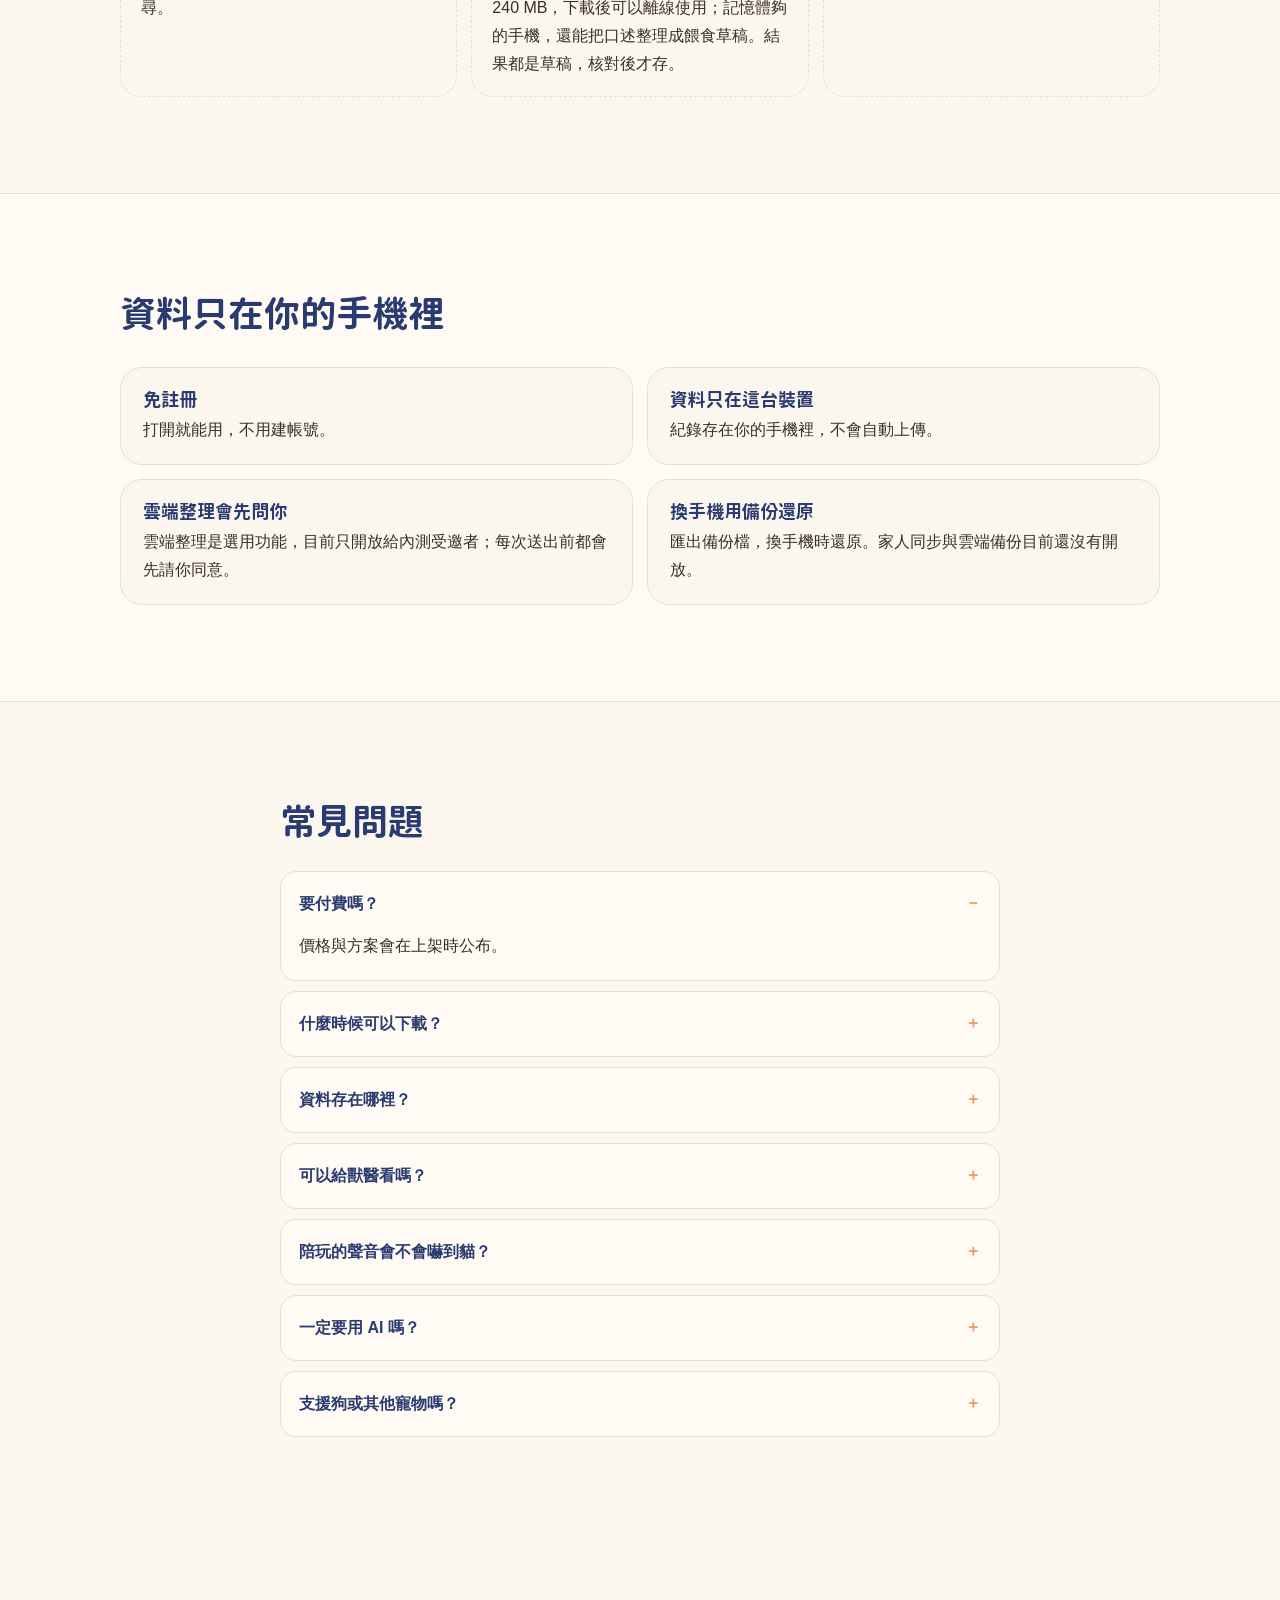
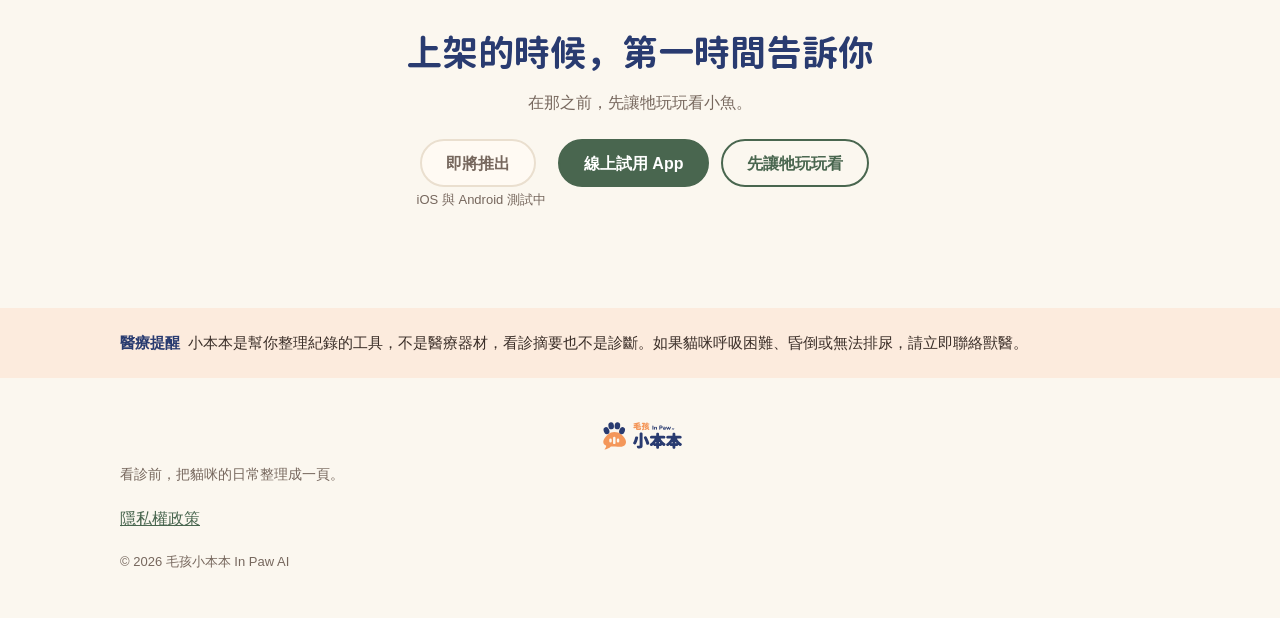
<file: app/report-review/index.html>
<!doctype html><html lang="zh-Hant"><head><meta charset="utf-8"><meta name="viewport" content="width=device-width,initial-scale=1,viewport-fit=cover"><title>看懂報告｜毛孩小本本</title><script>location.replace("/#/ai/report"+("report"==='models'&&['#asr','#text'].includes(location.hash)?'/'+location.hash.slice(1):''));</script></head><body><p>正在開啟小本本內頁… <a href="/#/ai/report">開啟看懂報告</a></p></body></html>
</file>
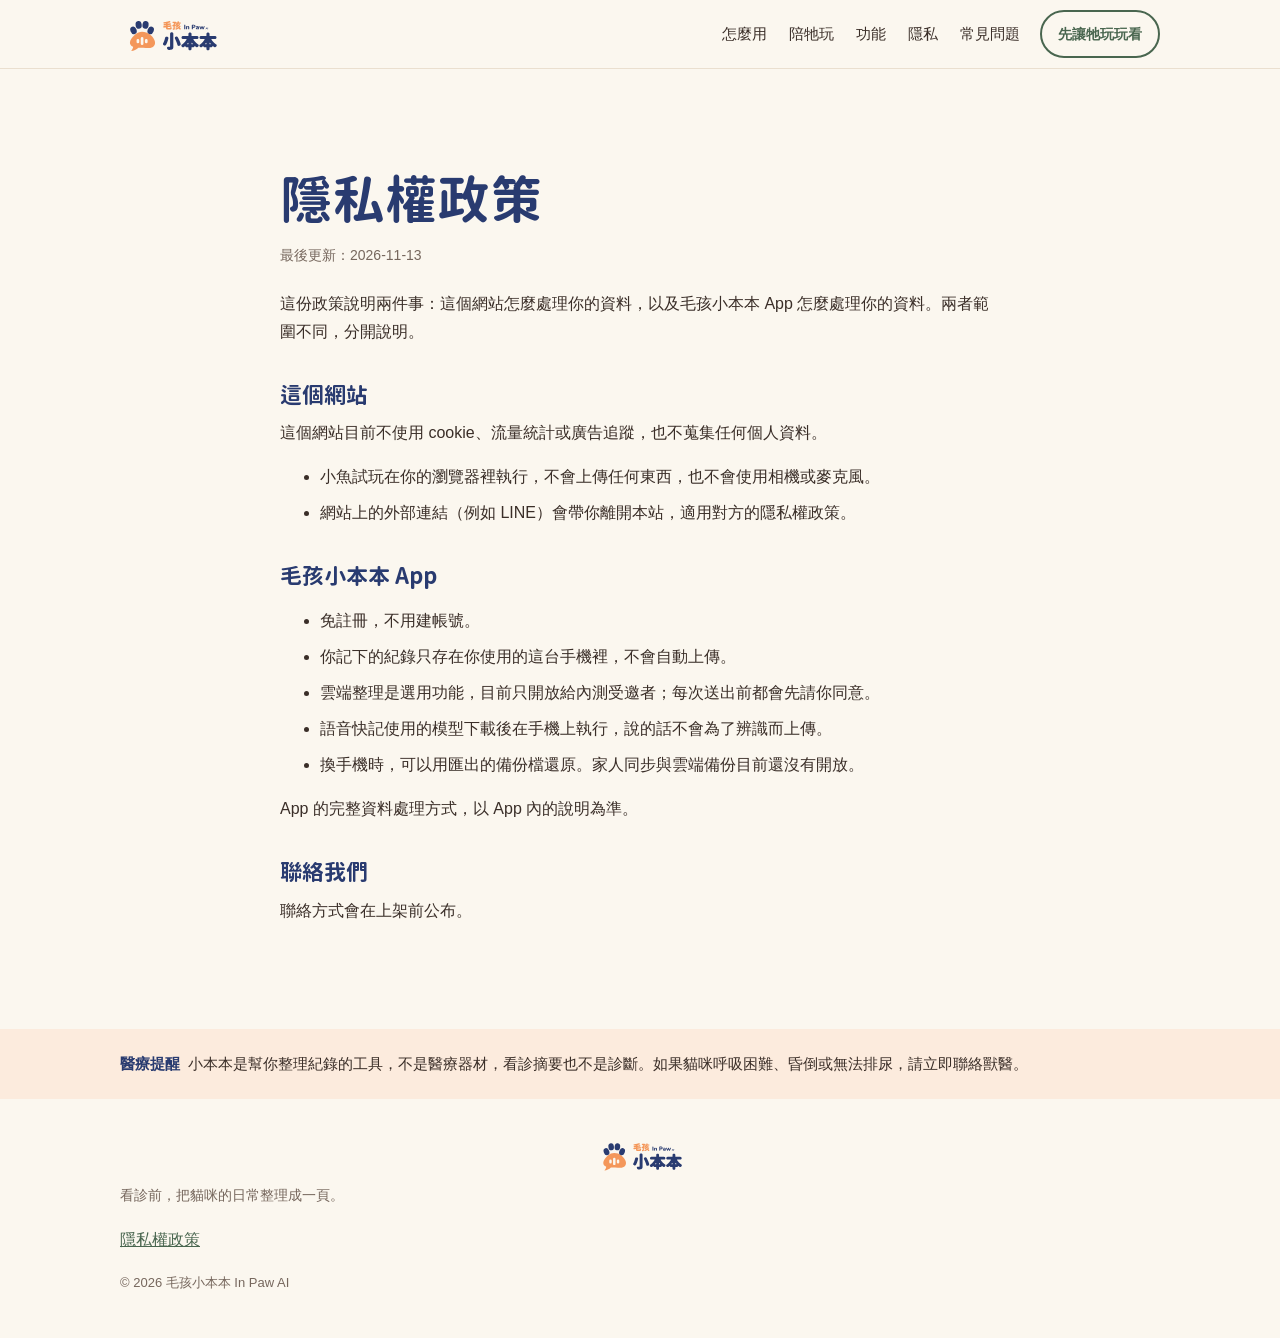
<file: privacy.html>
<!doctype html>
<html lang="zh-Hant-TW">
<head>
<meta charset="utf-8">
<meta name="viewport" content="width=device-width,initial-scale=1,viewport-fit=cover">
<title>隱私權政策｜毛孩小本本</title>
<meta name="description" content="毛孩小本本官網與 App 如何處理你的資料：網站不蒐集個人資料，App 的紀錄只存在你的手機。">
<meta name="theme-color" content="#FBF7EF">
<meta name="color-scheme" content="light">
<meta name="robots" content="noindex">
<meta property="og:type" content="website">
<meta property="og:site_name" content="毛孩小本本 In Paw AI">
<meta property="og:title" content="隱私權政策｜毛孩小本本">
<meta property="og:description" content="毛孩小本本官網與 App 如何處理你的資料：網站不蒐集個人資料，App 的紀錄只存在你的手機。">
<meta property="og:image" content="img/og.png">
<meta property="og:locale" content="zh_TW">
<meta name="twitter:card" content="summary_large_image">
<link rel="icon" href="img/favicon-32.png" sizes="32x32" type="image/png">
<link rel="apple-touch-icon" href="img/apple-touch-icon.png">
<link rel="preload" href="fonts/xbb-title.woff2" as="font" type="font/woff2" crossorigin>
<link rel="stylesheet" href="assets/site.css?v=87099411">

</head>
<body>
<a class="skip" href="#main">跳到主要內容</a>

<header class="top">
  <div class="wrap top-in">
    <a class="logo" href="./" aria-label="毛孩小本本 首頁"><img src="img/logo.svg" alt="毛孩小本本 In Paw AI" width="137" height="60"></a>
    <nav class="nav" aria-label="主選單">
      <a href="./#how">怎麼用</a>
      <a href="./#play">陪牠玩</a>
      <a href="./#features">功能</a>
      <a href="./#privacy">隱私</a>
      <a href="./#faq">常見問題</a>
    </nav>
    <a class="btn btn-ghost" href="./#try" data-intent="try">先讓牠玩玩看</a>
  </div>
</header>

<main id="main">
<section class="doc">
  <div class="wrap narrow">
    <h1>隱私權政策</h1>
    <p class="meta">最後更新：2026-11-13</p>

    <p>這份政策說明兩件事：這個網站怎麼處理你的資料，以及毛孩小本本 App 怎麼處理你的資料。兩者範圍不同，分開說明。</p>

    <h2>這個網站</h2>
    <p>這個網站目前不使用 cookie、流量統計或廣告追蹤，也不蒐集任何個人資料。</p>
    <ul>
      <li>小魚試玩在你的瀏覽器裡執行，不會上傳任何東西，也不會使用相機或麥克風。</li>
      <li>網站上的外部連結（例如 LINE）會帶你離開本站，適用對方的隱私權政策。</li>
    </ul>

    <h2>毛孩小本本 App</h2>
    <ul>
      <li>免註冊，不用建帳號。</li>
      <li>你記下的紀錄只存在你使用的這台手機裡，不會自動上傳。</li>
      <li>雲端整理是選用功能，目前只開放給內測受邀者；每次送出前都會先請你同意。</li>
      <li>語音快記使用的模型下載後在手機上執行，說的話不會為了辨識而上傳。</li>
      <li>換手機時，可以用匯出的備份檔還原。家人同步與雲端備份目前還沒有開放。</li>
    </ul>
    <p>App 的完整資料處理方式，以 App 內的說明為準。</p>

    <h2>聯絡我們</h2>
    <p>聯絡方式會在上架前公布。</p>
  </div>
</section>

</main>

<aside class="medical" data-medical>
  <div class="wrap">
    <p><strong>醫療提醒</strong>小本本是幫你整理紀錄的工具，不是醫療器材，看診摘要也不是診斷。如果貓咪呼吸困難、昏倒或無法排尿，請立即聯絡獸醫。</p>
  </div>
</aside>

<footer class="foot">
  <div class="wrap foot-in">
    <div class="foot-brand">
      <img src="img/logo.svg" alt="毛孩小本本 In Paw AI" width="110" height="48" loading="lazy">
      <p>看診前，把貓咪的日常整理成一頁。</p>
    </div>
    <nav class="foot-links" aria-label="頁尾連結">
      <a href="privacy">隱私權政策</a>
      
    </nav>
    
    <p class="copy">© 2026 毛孩小本本 In Paw AI</p>
  </div>
</footer>

<script src="assets/site.js?v=87099411" defer></script>
</body>
</html>
</file>
<file: assets/site.css>
/* 毛孩小本本官網｜色票取自素材包第 6 節（App 實際畫面）。手機優先，320px 驗收。 */
@font-face {
  font-family: "XBB Title";
  src: url("../fonts/xbb-title.woff2") format("woff2");
  font-weight: 700; font-display: swap;
}
:root {
  --bg: #FBF7EF;          /* 頁面底色（奶油白） */
  --card: #FFFAF3;        /* 卡片底色 */
  --navy: #293B70;        /* 品牌深藍：Logo 字、標題 */
  --orange: #F4975A;      /* 品牌橘：肉球、強調 */
  --green: #49664F;       /* 主要動作綠 */
  --ink: #3A2E28;         /* 內文：App 裡的深咖啡 */
  --muted: #76675D;
  --line: #EADFCF;
  --orange-soft: #FCEBDD;
  --green-soft: #E7EEE6;
  --title: "XBB Title", -apple-system, "PingFang TC", "Noto Sans TC", "Microsoft JhengHei", sans-serif;
  --body: -apple-system, BlinkMacSystemFont, "PingFang TC", "Noto Sans TC", "Microsoft JhengHei", sans-serif;
  --radius: 22px;
  color-scheme: light;
}
* { box-sizing: border-box; }
[hidden] { display: none !important; }   /* .btn 的 inline-flex 會蓋掉 hidden */
html { -webkit-text-size-adjust: 100%; scroll-behavior: smooth; }
@media (prefers-reduced-motion: reduce) { html { scroll-behavior: auto; } }
body {
  margin: 0; background: var(--bg); color: var(--ink);
  font: 16px/1.75 var(--body);
}
img { max-width: 100%; height: auto; display: block; }
a { color: var(--green); }
h1, h2, h3 { font-family: var(--title); color: var(--navy); line-height: 1.35; margin: 0; text-wrap: balance; }
h1 { font-size: clamp(30px, 8.2vw, 52px); letter-spacing: .01em; }
h2 { font-size: clamp(24px, 5.6vw, 36px); }
h3 { font-size: 19px; }
p { margin: 0; }
:focus-visible { outline: 3px solid var(--orange); outline-offset: 3px; border-radius: 6px; }

.wrap {
  max-width: 1080px; margin-inline: auto;
  padding-left: max(20px, env(safe-area-inset-left, 0px));
  padding-right: max(20px, env(safe-area-inset-right, 0px));
}
.narrow { max-width: 760px; }
.center { text-align: center; }
.skip { position: absolute; left: -999px; top: 8px; background: var(--card); padding: 8px 14px; border-radius: 10px; z-index: 9; }
.skip:focus { left: 12px; }

/* ---------- 頁首 ---------- */
.top { border-bottom: 1px solid var(--line); background: var(--bg); }
.top-in { display: flex; align-items: center; gap: 20px; padding-block: 10px; }
.logo img { height: 44px; width: auto; }
.nav { display: none; gap: 22px; margin-left: auto; }
.nav a { color: var(--ink); text-decoration: none; font-size: 15px; }
.nav a:hover { color: var(--green); }
.top .btn { margin-left: auto; padding: 8px 16px; font-size: 14px; }
@media (min-width: 900px) {
  .nav { display: flex; }
  .top .btn { margin-left: 0; }
}

/* ---------- 按鈕 ---------- */
.btn {
  display: inline-flex; align-items: center; justify-content: center; gap: 6px;
  min-height: 48px; padding: 12px 24px; border-radius: 999px;
  background: var(--green); color: #fff; border: 2px solid var(--green);
  font: 700 16px/1.2 var(--body); text-decoration: none; cursor: pointer;
}
.btn:hover { filter: brightness(1.08); }
.btn-ghost { background: transparent; color: var(--green); }
.btn-ghost:hover { background: var(--green-soft); filter: none; }
.soon { display: inline-flex; flex-direction: column; align-items: flex-start; gap: 2px; }
.btn-soon { background: var(--card); color: var(--muted); border-color: var(--line); cursor: default; }
.btn-soon:hover { filter: none; }
.soon-note { font-size: 13px; color: var(--muted); padding-left: 6px; }
.top .soon-note { display: none; }
.cta-row { display: flex; flex-wrap: wrap; gap: 12px; align-items: flex-start; }
.cta-row.center { justify-content: center; }
.cta-row.center .soon { align-items: center; }

/* ---------- 手機外框 ---------- */
.phone {
  margin: 0; width: clamp(200px, 58vw, 290px); aspect-ratio: 1320 / 2868;
  padding: 7px; border-radius: 38px; background: #2D2724;
  box-shadow: 0 24px 50px -24px rgba(58, 46, 40, .55), 0 2px 0 rgba(255,255,255,.12) inset;
}
.phone img { width: 100%; height: 100%; object-fit: cover; border-radius: 31px; background: var(--card); }

/* ---------- 區塊 ---------- */
section { padding-block: 64px; }
@media (min-width: 900px) { section { padding-block: 96px; } }
.eyebrow { color: var(--orange); font-weight: 700; letter-spacing: .08em; font-size: 14px; margin-bottom: 10px; }
.sub { color: var(--muted); margin-top: 12px; max-width: 40em; }
.card {
  background: var(--card); border: 1px solid var(--line); border-radius: var(--radius);
  padding: 22px; display: flex; flex-direction: column; gap: 10px;
}
.card .phone { width: min(210px, 70%); margin: 0 auto 10px; }

/* 主視覺 */
.hero { padding-top: 40px; }
.hero-in { display: grid; gap: 40px; align-items: center; }
.hero-copy { display: flex; flex-direction: column; gap: 18px; }
.lead { font-size: 17px; max-width: 32em; }
.chips { display: flex; flex-wrap: wrap; gap: 8px; list-style: none; padding: 0; margin: 0; }
.chips li { background: var(--orange-soft); color: var(--ink); border-radius: 999px; padding: 4px 14px; font-size: 14px; }
.hero-art { display: flex; justify-content: center; }
@media (min-width: 900px) {
  .hero-in { grid-template-columns: minmax(0, 1fr) auto; gap: 56px; }
  .lead { font-size: 18px; }
}

/* 痛點 */
.pain { background: var(--card); border-block: 1px solid var(--line); }
.pain-grid { display: grid; gap: 14px; margin-top: 28px; }
.quote { background: var(--bg); border-radius: var(--radius); padding: 20px 22px; border: 1px solid var(--line); }
.quote .q { font-family: var(--title); color: var(--navy); font-size: 19px; margin-bottom: 6px; }
.bridge { margin-top: 26px; font-weight: 700; color: var(--green); }
@media (min-width: 760px) { .pain-grid { grid-template-columns: repeat(3, minmax(0, 1fr)); } }

/* 三步驟 */
.steps { list-style: none; padding: 0; margin: 32px 0 0; display: grid; gap: 40px; }
.step { display: grid; gap: 18px; justify-items: center; text-align: center; }
.step-text { display: flex; flex-direction: column; align-items: center; gap: 8px; max-width: 22em; }
.num {
  width: 38px; height: 38px; border-radius: 50%; display: grid; place-items: center;
  background: var(--orange); color: #fff; font: 700 18px/1 var(--body);
}
@media (min-width: 900px) { .steps { grid-template-columns: repeat(3, minmax(0, 1fr)); gap: 28px; } .step .phone { width: 230px; } }

/* 陪牠玩（主軸之一） */
.play { background: linear-gradient(180deg, var(--green-soft), var(--bg) 70%); }
.play-head { display: grid; gap: 20px; align-items: center; }
.illus { width: min(420px, 100%); margin-inline: auto; }
@media (min-width: 900px) { .play-head { grid-template-columns: minmax(0, 1fr) minmax(0, 420px); } }

.tryfish {
  margin-top: 36px; display: grid; gap: 22px;
  background: var(--card); border: 1px solid var(--line); border-radius: 28px; padding: 18px;
}
.fishbox {
  position: relative; width: 100%; aspect-ratio: 4 / 3; border-radius: 20px; overflow: hidden;
  background: #142463; touch-action: none;
}
.fishbox canvas { width: 100%; height: 100%; display: block; }
.fishbox:fullscreen { aspect-ratio: auto; width: 100vw; height: 100vh; border-radius: 0; }
.fishbox:-webkit-full-screen { width: 100vw; height: 100vh; border-radius: 0; }
.fish-msg {
  position: absolute; inset: auto 12px 12px; margin: 0; text-align: center;
  background: rgba(255, 250, 243, .92); color: var(--ink); border-radius: 14px; padding: 10px 14px; font-size: 15px;
}
.fish-side { display: flex; flex-direction: column; gap: 12px; padding: 4px 6px 6px; }
.fish-btns { display: flex; flex-wrap: wrap; gap: 10px; }
.notes { margin: 4px 0 0; padding-left: 1.2em; color: var(--muted); font-size: 15px; }
.notes li + li { margin-top: 4px; }
.tiny { font-size: 13px; color: var(--muted); }
@media (min-width: 900px) { .tryfish { grid-template-columns: minmax(0, 1.35fr) minmax(0, 1fr); align-items: center; padding: 22px; } }

.play-grid, .feat-grid { display: grid; gap: 16px; margin-top: 28px; }
@media (min-width: 760px) { .play-grid, .feat-grid { grid-template-columns: repeat(3, minmax(0, 1fr)); } }

/* 功能 */
.mini-grid { display: grid; gap: 14px; margin-top: 16px; }
.mini { background: var(--bg); border: 1px dashed var(--line); border-radius: var(--radius); padding: 18px 20px; }
.mini h3 { font-size: 17px; margin-bottom: 4px; }
.tag { font: 700 12px/1 var(--body); color: var(--green); background: var(--green-soft); border-radius: 999px; padding: 4px 8px; margin-left: 8px; vertical-align: 3px; }
@media (min-width: 760px) { .mini-grid { grid-template-columns: repeat(3, minmax(0, 1fr)); } }

/* 隱私 */
.privacy { background: var(--card); border-block: 1px solid var(--line); }
.priv-grid { display: grid; gap: 14px; margin-top: 28px; }
.priv { background: var(--bg); border-radius: var(--radius); padding: 20px 22px; border: 1px solid var(--line); }
.priv h3 { font-size: 18px; margin-bottom: 4px; }
@media (min-width: 760px) { .priv-grid { grid-template-columns: repeat(2, minmax(0, 1fr)); } }

/* 常見問題 */
.faq-list { margin-top: 24px; display: grid; gap: 10px; }
.faq-list details { background: var(--card); border: 1px solid var(--line); border-radius: 16px; padding: 4px 18px; }
.faq-list summary {
  cursor: pointer; list-style: none; padding: 14px 28px 14px 0; position: relative;
  font-weight: 700; color: var(--navy);
}
.faq-list summary::-webkit-details-marker { display: none; }
.faq-list summary::after { content: "＋"; position: absolute; right: 0; top: 13px; color: var(--orange); }
.faq-list details[open] summary::after { content: "－"; }
.faq-list .ans { padding: 0 0 16px; }

/* 收尾 */
.closing { text-align: center; }
.closing .sub { margin-inline: auto; margin-bottom: 22px; }

/* 文件頁（隱私權政策、404） */
.doc h1 { margin-bottom: 8px; }
.doc h2 { font-size: 22px; margin: 34px 0 10px; }
.doc p, .doc li { margin-bottom: 8px; }
.doc .meta { color: var(--muted); font-size: 14px; margin-bottom: 22px; }
.notfound .illus { width: min(320px, 90%); margin-bottom: 18px; }
.notfound p { margin: 12px auto 24px; }

/* 醫療提醒、頁尾 */
.medical { background: var(--orange-soft); padding-block: 22px; }
.medical p { font-size: 15px; }
.medical strong { color: var(--navy); margin-right: 8px; }
.foot { padding-block: 36px 44px; }
.foot-in { display: grid; gap: 18px; }
.foot-brand { display: flex; flex-direction: column; gap: 8px; color: var(--muted); font-size: 14px; }
.foot-brand img { height: 40px; width: auto; }
.foot-links { display: flex; flex-wrap: wrap; gap: 18px; }
.company { font-size: 13px; color: var(--muted); }
.copy { font-size: 13px; color: var(--muted); }
</file>
